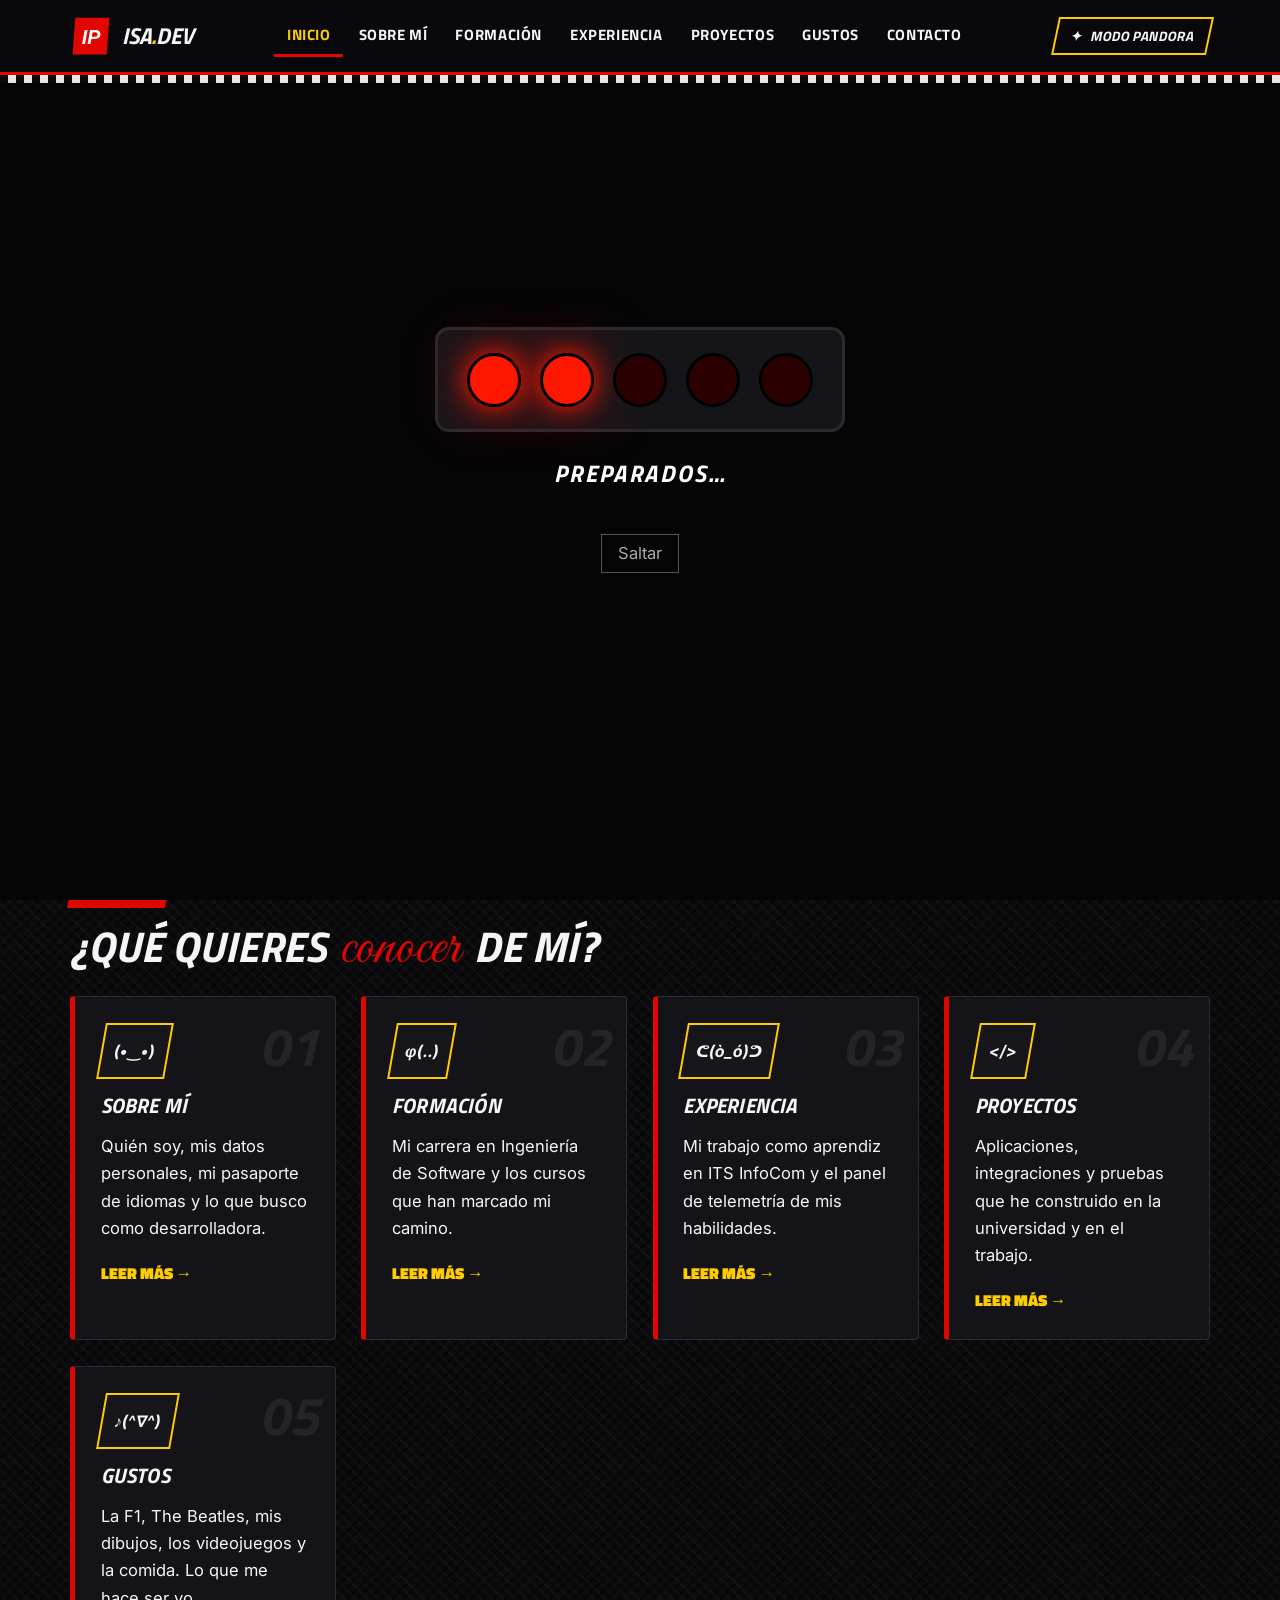
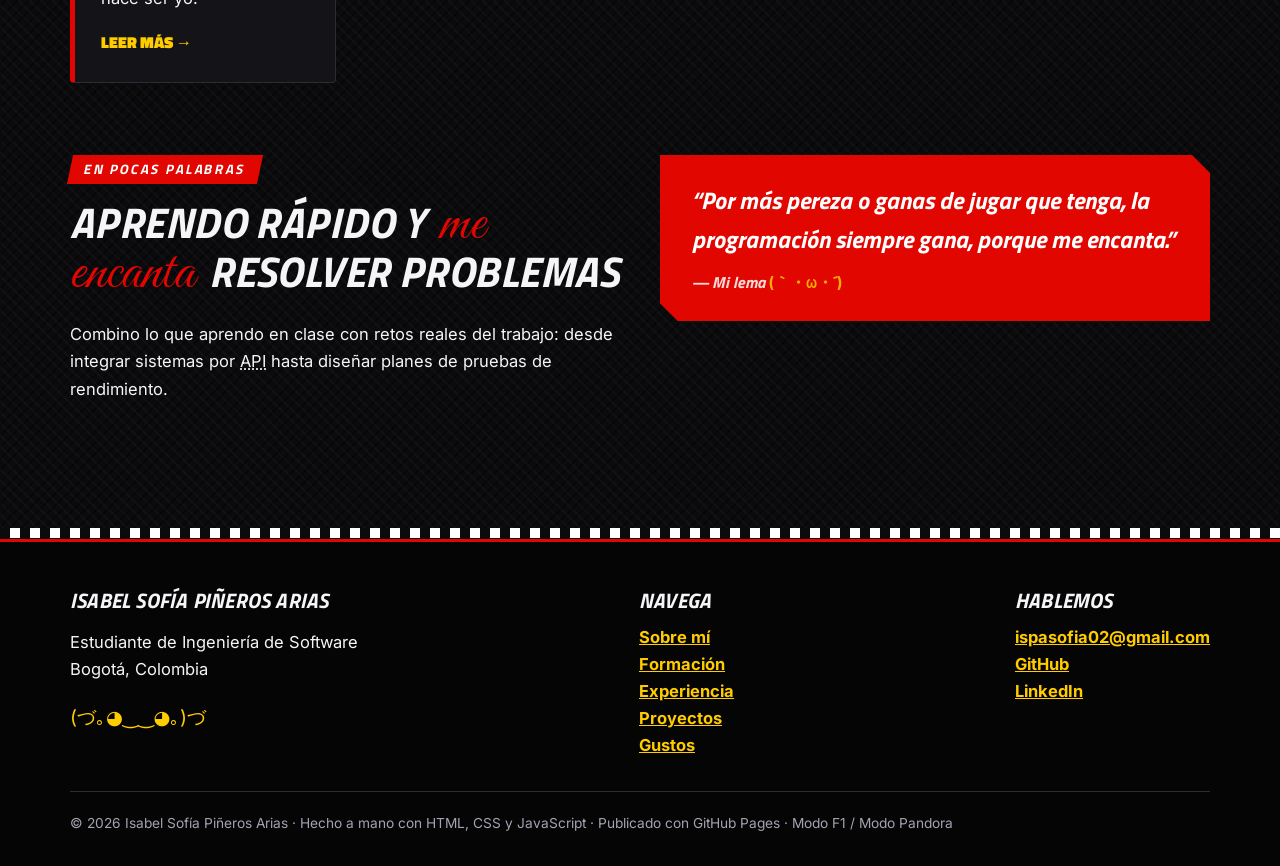
<file: index.html>
<!DOCTYPE html>
<html lang="es">
<head>
  <meta charset="UTF-8">
  <meta name="viewport" content="width=device-width, initial-scale=1.0">
  <meta name="description" content="Hoja de vida web de Isabel Sofía Piñeros Arias, estudiante de Ingeniería de Software y aprendiz en ITS InfoCom.">
  <meta name="author" content="Isabel Sofía Piñeros Arias">
  <title>Inicio | Isabel Piñeros</title>
  <link rel="icon" href="img/icono-32.png" type="image/png" sizes="32x32">
  <link rel="apple-touch-icon" href="img/icono-180.png">
  <link rel="stylesheet" href="css/fuentes.css">
  <link rel="stylesheet" href="css/estilos.css">
  <script src="js/main.js" defer></script>
</head>
<body>
  <!-- Menú -->
  <header class="encabezado">
    <div class="contenedor">
      <a class="logo" href="index.html">
        <img src="img/favicon.svg" alt="Logo IP">
        <span>Isa<span class="resaltado-amarillo">.</span>dev</span>
      </a>
      <nav aria-label="Menú principal">
        <ul class="menu">
          <li><a href="index.html">Inicio</a></li>
          <li><a href="sobre-mi.html">Sobre mí</a></li>
          <li><a href="formacion.html">Formación</a></li>
          <li><a href="experiencia.html">Experiencia</a></li>
          <li><a href="proyectos.html">Proyectos</a></li>
          <li><a href="gustos.html">Gustos</a></li>
          <li><a href="contacto.html">Contacto</a></li>
        </ul>
      </nav>
      <div class="acciones-nav">
        <button class="boton-tema" id="boton-tema" type="button" aria-label="Cambiar a Modo Pandora">✦ <span class="texto-tema">Modo Pandora</span></button>
        <button class="boton-icono boton-menu" id="boton-menu" type="button" aria-label="Abrir menú" aria-expanded="false">☰</button>
      </div>
    </div>
  </header>

  <main>

    <!-- Semáforo -->
    <div class="largada" id="largada" aria-hidden="true">
      <div>
        <div class="luces"><span class="luz"></span><span class="luz"></span><span class="luz"></span><span class="luz"></span><span class="luz"></span></div>
        <p>Preparados…</p>
        <div style="text-align:center"><button type="button">Saltar</button></div>
      </div>
    </div>

    <!-- Portada -->
    <section class="hero">
      <div class="contenedor">
        <div>
          <span class="etiqueta">Hoja de vida · Portafolio</span>
          <p class="numero-piloto">Piloto #04 · Ingeniería de Software</p>
          <h1>Hola, <span style="white-space:nowrap">soy <span class="caligrafia">Isa</span></span></h1>
          <p class="lead">Me apasiona la <strong id="texto-escribiendo" class="escribiendo">Ingeniería de Software</strong></p>
          <p>Soy <strong>Isabel Sofía Piñeros Arias</strong>, estudiante de <em>Ingeniería de Software</em> en la
            Fundación Universitaria Compensar y <mark>aprendiz en ITS InfoCom</mark>. Me encanta el <strong>frontend</strong>
            e intento mezclar mi gusto por el <strong>dibujo</strong> con la programación. <span class="kaomoji">(◕‿◕✿)</span></p>
          <div class="grupo-botones">
            <a class="boton" href="proyectos.html">Ver mis proyectos →</a>
            <a class="boton secundario" href="contacto.html">Contáctame</a>
          </div>
        </div>
        <div class="marco-foto">
          <div class="foto"><img src="img/foto-isa.jpg" alt="Foto de Isabel Sofía Piñeros Arias sonriendo, con gafas de marco azul" width="640" height="800"></div>
          <span class="burbuja b1">Team Max ᕦ(ò_ó)ᕤ</span>
          <span class="burbuja b2">Bogotá ♡</span>
          <span class="burbuja b3">The Beatles ♪</span>
        </div>
      </div>
    </section>

    <!-- Banda -->
    <div class="banda" aria-hidden="true">
      <div class="banda-pista">
        <span>Java</span><span>Python</span><span>SQL</span><span>PL/SQL</span><span>JavaFX</span><span>HTML</span><span>CSS</span><span>JavaScript</span><span>Odoo</span><span>JMeter</span><span>Linux</span><span>Git</span>
        <span>Java</span><span>Python</span><span>SQL</span><span>PL/SQL</span><span>JavaFX</span><span>HTML</span><span>CSS</span><span>JavaScript</span><span>Odoo</span><span>JMeter</span><span>Linux</span><span>Git</span>
      </div>
    </div>

    <!-- Tarjetas -->
    <section class="seccion">
      <div class="contenedor">
        <span class="etiqueta">Explora</span>
        <h2>¿Qué quieres <span class="caligrafia">conocer</span> de mí?</h2>
        <div class="rejilla">
          <a class="tarjeta aparecer" href="sobre-mi.html">
            <span class="numero-fondo">01</span>
            <div class="icono">(•‿•)</div>
            <h3>Sobre mí</h3>
            <p>Quién soy, mis datos personales, mi pasaporte de idiomas y lo que busco como desarrolladora.</p>
            <span class="ver-mas">Leer más →</span>
          </a>
          <a class="tarjeta aparecer" href="formacion.html">
            <span class="numero-fondo">02</span>
            <div class="icono">φ(..)</div>
            <h3>Formación</h3>
            <p>Mi carrera en Ingeniería de Software y los cursos que han marcado mi camino.</p>
            <span class="ver-mas">Leer más →</span>
          </a>
          <a class="tarjeta aparecer" href="experiencia.html">
            <span class="numero-fondo">03</span>
            <div class="icono">ᕦ(ò_ó)ᕤ</div>
            <h3>Experiencia</h3>
            <p>Mi trabajo como aprendiz en ITS InfoCom y el panel de telemetría de mis habilidades.</p>
            <span class="ver-mas">Leer más →</span>
          </a>
          <a class="tarjeta aparecer" href="proyectos.html">
            <span class="numero-fondo">04</span>
            <div class="icono">&lt;/&gt;</div>
            <h3>Proyectos</h3>
            <p>Aplicaciones, integraciones y pruebas que he construido en la universidad y en el trabajo.</p>
            <span class="ver-mas">Leer más →</span>
          </a>
          <a class="tarjeta aparecer" href="gustos.html">
            <span class="numero-fondo">05</span>
            <div class="icono">♪(^∇^)</div>
            <h3>Gustos</h3>
            <p>La F1, The Beatles, mis dibujos, los videojuegos y la comida. Lo que me hace ser yo.</p>
            <span class="ver-mas">Leer más →</span>
          </a>
        </div>
      </div>
    </section>

    <!-- Lema -->
    <section class="seccion" style="padding-top:0">
      <div class="contenedor dos-columnas">
        <div class="aparecer">
          <span class="etiqueta">En pocas palabras</span>
          <h2>Aprendo rápido y <span class="caligrafia">me encanta</span> resolver problemas</h2>
          <p>Combino lo que aprendo en clase con retos reales del trabajo: desde integrar sistemas por
            <abbr title="Application Programming Interface">API</abbr> hasta diseñar planes de pruebas de rendimiento.</p>
        </div>
        <blockquote class="aparecer">
          “Por más pereza o ganas de jugar que tenga, la programación siempre gana, porque me encanta.”
          <cite>— Mi lema <span class="kaomoji">(｀・ω・´)ゞ</span></cite>
        </blockquote>
      </div>
    </section>
  </main>

  <!-- Pie de página -->
  <footer class="pie">
    <div class="contenedor">
      <div>
        <h3>Isabel Sofía Piñeros Arias</h3>
        <p>Estudiante de Ingeniería de Software<br>Bogotá, Colombia</p>
        <p class="kaomoji-pie">(づ｡◕‿‿◕｡)づ</p>
      </div>
      <div>
        <h3>Navega</h3>
        <ul>
          <li><a href="sobre-mi.html">Sobre mí</a></li>
          <li><a href="formacion.html">Formación</a></li>
          <li><a href="experiencia.html">Experiencia</a></li>
          <li><a href="proyectos.html">Proyectos</a></li>
          <li><a href="gustos.html">Gustos</a></li>
        </ul>
      </div>
      <div>
        <h3>Hablemos</h3>
        <ul>
          <li><a href="mailto:ispasofia02@gmail.com">ispasofia02@gmail.com</a></li>
          <li><a href="https://github.com/AkaneAmber" target="_blank" rel="noopener">GitHub</a></li>
          <li><a href="https://www.linkedin.com/in/isabel-pi%C3%B1eros-852089251/" target="_blank" rel="noopener">LinkedIn</a></li>
        </ul>
      </div>
      <small>&copy; <span class="anio">2026</span> Isabel Sofía Piñeros Arias · Hecho a mano con HTML, CSS y JavaScript · Publicado con GitHub Pages · Modo F1 / Modo Pandora</small>
    </div>
  </footer>
</body>
</html>
</file>
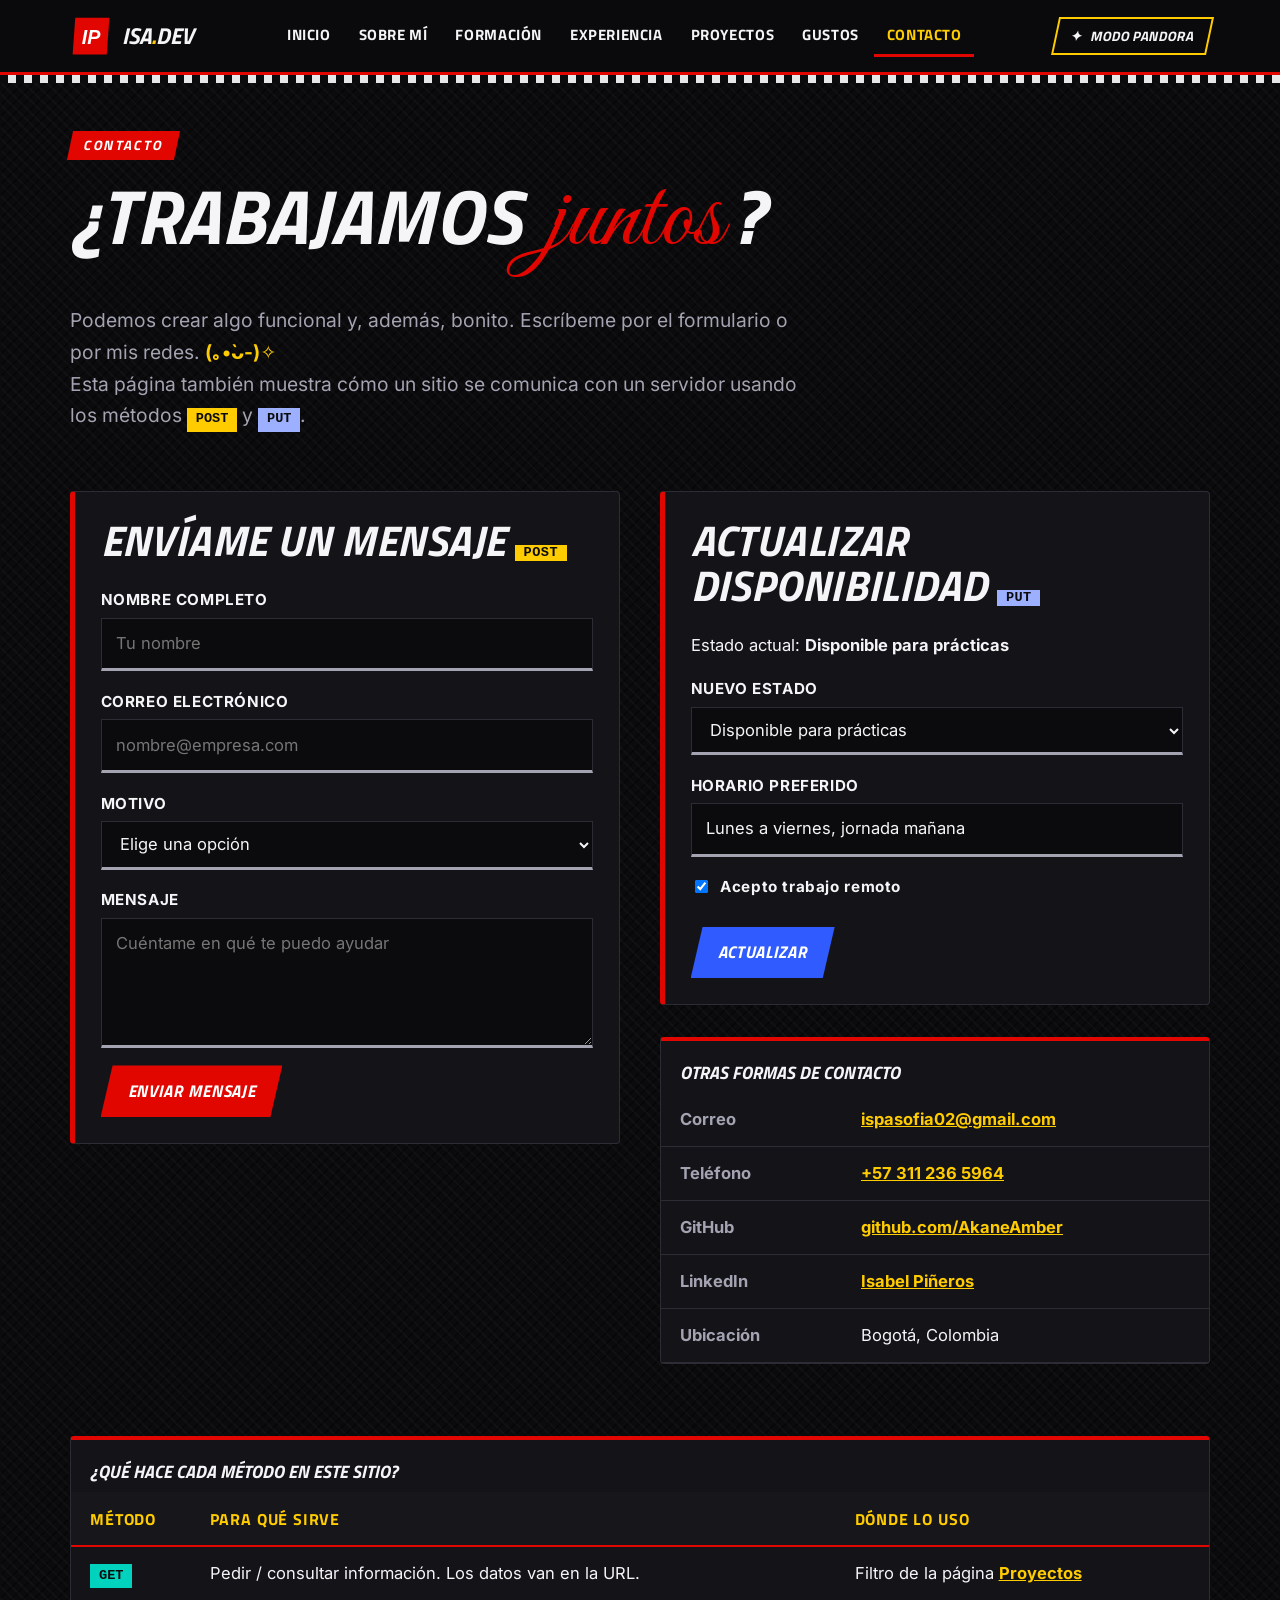
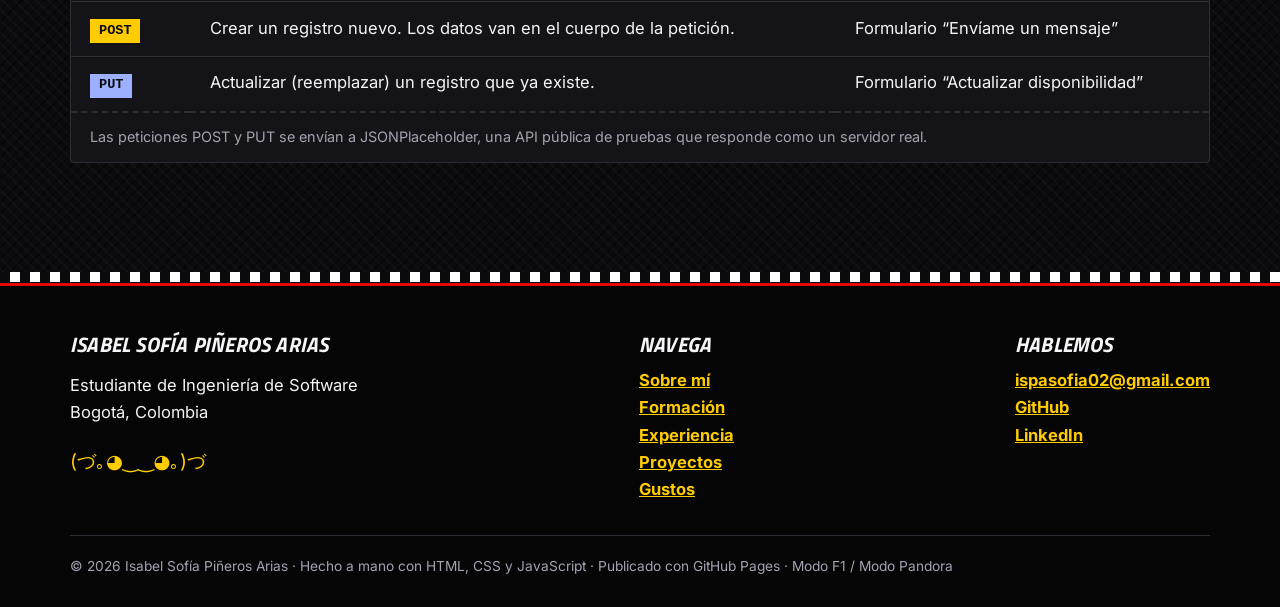
<file: contacto.html>
<!DOCTYPE html>
<html lang="es">
<head>
  <meta charset="UTF-8">
  <meta name="viewport" content="width=device-width, initial-scale=1.0">
  <meta name="description" content="Formulario de contacto de Isabel Sofía Piñeros Arias.">
  <meta name="author" content="Isabel Sofía Piñeros Arias">
  <title>Contacto | Isabel Piñeros</title>
  <link rel="icon" href="img/icono-32.png" type="image/png" sizes="32x32">
  <link rel="apple-touch-icon" href="img/icono-180.png">
  <link rel="stylesheet" href="css/fuentes.css">
  <link rel="stylesheet" href="css/estilos.css">
  <script src="js/main.js" defer></script>
</head>
<body>
  <!-- Menú -->
  <header class="encabezado">
    <div class="contenedor">
      <a class="logo" href="index.html">
        <img src="img/favicon.svg" alt="Logo IP">
        <span>Isa<span class="resaltado-amarillo">.</span>dev</span>
      </a>
      <nav aria-label="Menú principal">
        <ul class="menu">
          <li><a href="index.html">Inicio</a></li>
          <li><a href="sobre-mi.html">Sobre mí</a></li>
          <li><a href="formacion.html">Formación</a></li>
          <li><a href="experiencia.html">Experiencia</a></li>
          <li><a href="proyectos.html">Proyectos</a></li>
          <li><a href="gustos.html">Gustos</a></li>
          <li><a href="contacto.html">Contacto</a></li>
        </ul>
      </nav>
      <div class="acciones-nav">
        <button class="boton-tema" id="boton-tema" type="button" aria-label="Cambiar a Modo Pandora">✦ <span class="texto-tema">Modo Pandora</span></button>
        <button class="boton-icono boton-menu" id="boton-menu" type="button" aria-label="Abrir menú" aria-expanded="false">☰</button>
      </div>
    </div>
  </header>

  <main>

    <section class="cabecera-pagina">
      <div class="contenedor">
        <span class="etiqueta">Contacto</span>
        <h1>¿Trabajamos <span class="caligrafia">juntos</span>?</h1>
        <p class="texto-suave">Podemos crear algo funcional y, además, bonito. Escríbeme por el formulario o por mis redes. <span class="kaomoji">(｡•̀ᴗ-)✧</span><br>
          Esta página también muestra cómo un sitio se comunica con un servidor usando los métodos <span class="metodo post">POST</span> y <span class="metodo put">PUT</span>.</p>
      </div>
    </section>

    <section class="seccion" style="padding-top:1rem">
      <div class="contenedor dos-columnas">
        <!-- Formulario POST -->
        <form class="tarjeta aparecer" id="form-contacto" action="https://jsonplaceholder.typicode.com/posts" method="post">
          <h2>Envíame un mensaje <span class="metodo post">POST</span></h2>
          <div class="campo">
            <label for="nombre">Nombre completo</label>
            <input type="text" id="nombre" name="nombre" required minlength="3" placeholder="Tu nombre">
          </div>
          <div class="campo">
            <label for="correo">Correo electrónico</label>
            <input type="email" id="correo" name="correo" required placeholder="nombre@empresa.com">
          </div>
          <div class="campo">
            <label for="motivo">Motivo</label>
            <select id="motivo" name="motivo" required>
              <option value="" disabled selected>Elige una opción</option>
              <option>Oferta laboral</option>
              <option>Prácticas profesionales</option>
              <option>Proyecto de frontend</option>
              <option>Solo quiero saludar</option>
            </select>
          </div>
          <div class="campo">
            <label for="mensaje">Mensaje</label>
            <textarea id="mensaje" name="mensaje" required placeholder="Cuéntame en qué te puedo ayudar"></textarea>
          </div>
          <button class="boton" type="submit">Enviar mensaje</button>
          <div id="respuesta-post" class="respuesta-servidor oculto" aria-live="polite"></div>
        </form>

        <div>
          <!-- Formulario PUT -->
          <form class="tarjeta aparecer" id="form-disponibilidad" data-url="https://jsonplaceholder.typicode.com/posts/1">
            <h2>Actualizar disponibilidad <span class="metodo put">PUT</span></h2>
            <p>Estado actual: <strong id="estado-disponibilidad">Disponible para prácticas</strong></p>
            <div class="campo">
              <label for="estado">Nuevo estado</label>
              <select id="estado" name="estado">
                <option>Disponible para prácticas</option>
                <option>Disponible para proyectos de frontend</option>
                <option>Disponible medio tiempo</option>
                <option>No disponible por ahora</option>
              </select>
            </div>
            <div class="campo">
              <label for="horario">Horario preferido</label>
              <input type="text" id="horario" name="horario" value="Lunes a viernes, jornada mañana">
            </div>
            <label class="campo-linea"><input type="checkbox" name="remoto" checked> Acepto trabajo remoto</label>
            <br>
            <button class="boton morado" type="submit">Actualizar</button>
            <div id="respuesta-put" class="respuesta-servidor oculto" aria-live="polite"></div>
          </form>

          <div class="tabla-envoltura aparecer" style="margin-top:2rem">
            <table>
              <caption>Otras formas de contacto</caption>
              <tbody>
                <tr><th scope="row">Correo</th><td><a href="mailto:ispasofia02@gmail.com">ispasofia02@gmail.com</a></td></tr>
                <tr><th scope="row">Teléfono</th><td><a href="tel:+573112365964">+57 311 236 5964</a></td></tr>
                <tr><th scope="row">GitHub</th><td><a href="https://github.com/AkaneAmber" target="_blank" rel="noopener">github.com/AkaneAmber</a></td></tr>
                <tr><th scope="row">LinkedIn</th><td><a href="https://www.linkedin.com/in/isabel-pi%C3%B1eros-852089251/" target="_blank" rel="noopener">Isabel Piñeros</a></td></tr>
                <tr><th scope="row">Ubicación</th><td>Bogotá, Colombia</td></tr>
              </tbody>
            </table>
          </div>
        </div>
      </div>
    </section>

    <section class="seccion" style="padding-top:0">
      <div class="contenedor">
        <div class="tabla-envoltura aparecer">
          <table>
            <caption>¿Qué hace cada método en este sitio?</caption>
            <thead><tr><th>Método</th><th>Para qué sirve</th><th>Dónde lo uso</th></tr></thead>
            <tbody>
              <tr><td><span class="metodo get">GET</span></td><td>Pedir / consultar información. Los datos van en la URL.</td><td>Filtro de la página <a href="proyectos.html">Proyectos</a></td></tr>
              <tr><td><span class="metodo post">POST</span></td><td>Crear un registro nuevo. Los datos van en el cuerpo de la petición.</td><td>Formulario “Envíame un mensaje”</td></tr>
              <tr><td><span class="metodo put">PUT</span></td><td>Actualizar (reemplazar) un registro que ya existe.</td><td>Formulario “Actualizar disponibilidad”</td></tr>
            </tbody>
            <tfoot><tr><td colspan="3">Las peticiones POST y PUT se envían a JSONPlaceholder, una API pública de pruebas que responde como un servidor real.</td></tr></tfoot>
          </table>
        </div>
      </div>
    </section>
  </main>

  <!-- Pie de página -->
  <footer class="pie">
    <div class="contenedor">
      <div>
        <h3>Isabel Sofía Piñeros Arias</h3>
        <p>Estudiante de Ingeniería de Software<br>Bogotá, Colombia</p>
        <p class="kaomoji-pie">(づ｡◕‿‿◕｡)づ</p>
      </div>
      <div>
        <h3>Navega</h3>
        <ul>
          <li><a href="sobre-mi.html">Sobre mí</a></li>
          <li><a href="formacion.html">Formación</a></li>
          <li><a href="experiencia.html">Experiencia</a></li>
          <li><a href="proyectos.html">Proyectos</a></li>
          <li><a href="gustos.html">Gustos</a></li>
        </ul>
      </div>
      <div>
        <h3>Hablemos</h3>
        <ul>
          <li><a href="mailto:ispasofia02@gmail.com">ispasofia02@gmail.com</a></li>
          <li><a href="https://github.com/AkaneAmber" target="_blank" rel="noopener">GitHub</a></li>
          <li><a href="https://www.linkedin.com/in/isabel-pi%C3%B1eros-852089251/" target="_blank" rel="noopener">LinkedIn</a></li>
        </ul>
      </div>
      <small>&copy; <span class="anio">2026</span> Isabel Sofía Piñeros Arias · Hecho a mano con HTML, CSS y JavaScript · Publicado con GitHub Pages · Modo F1 / Modo Pandora</small>
    </div>
  </footer>
</body>
</html>
</file>
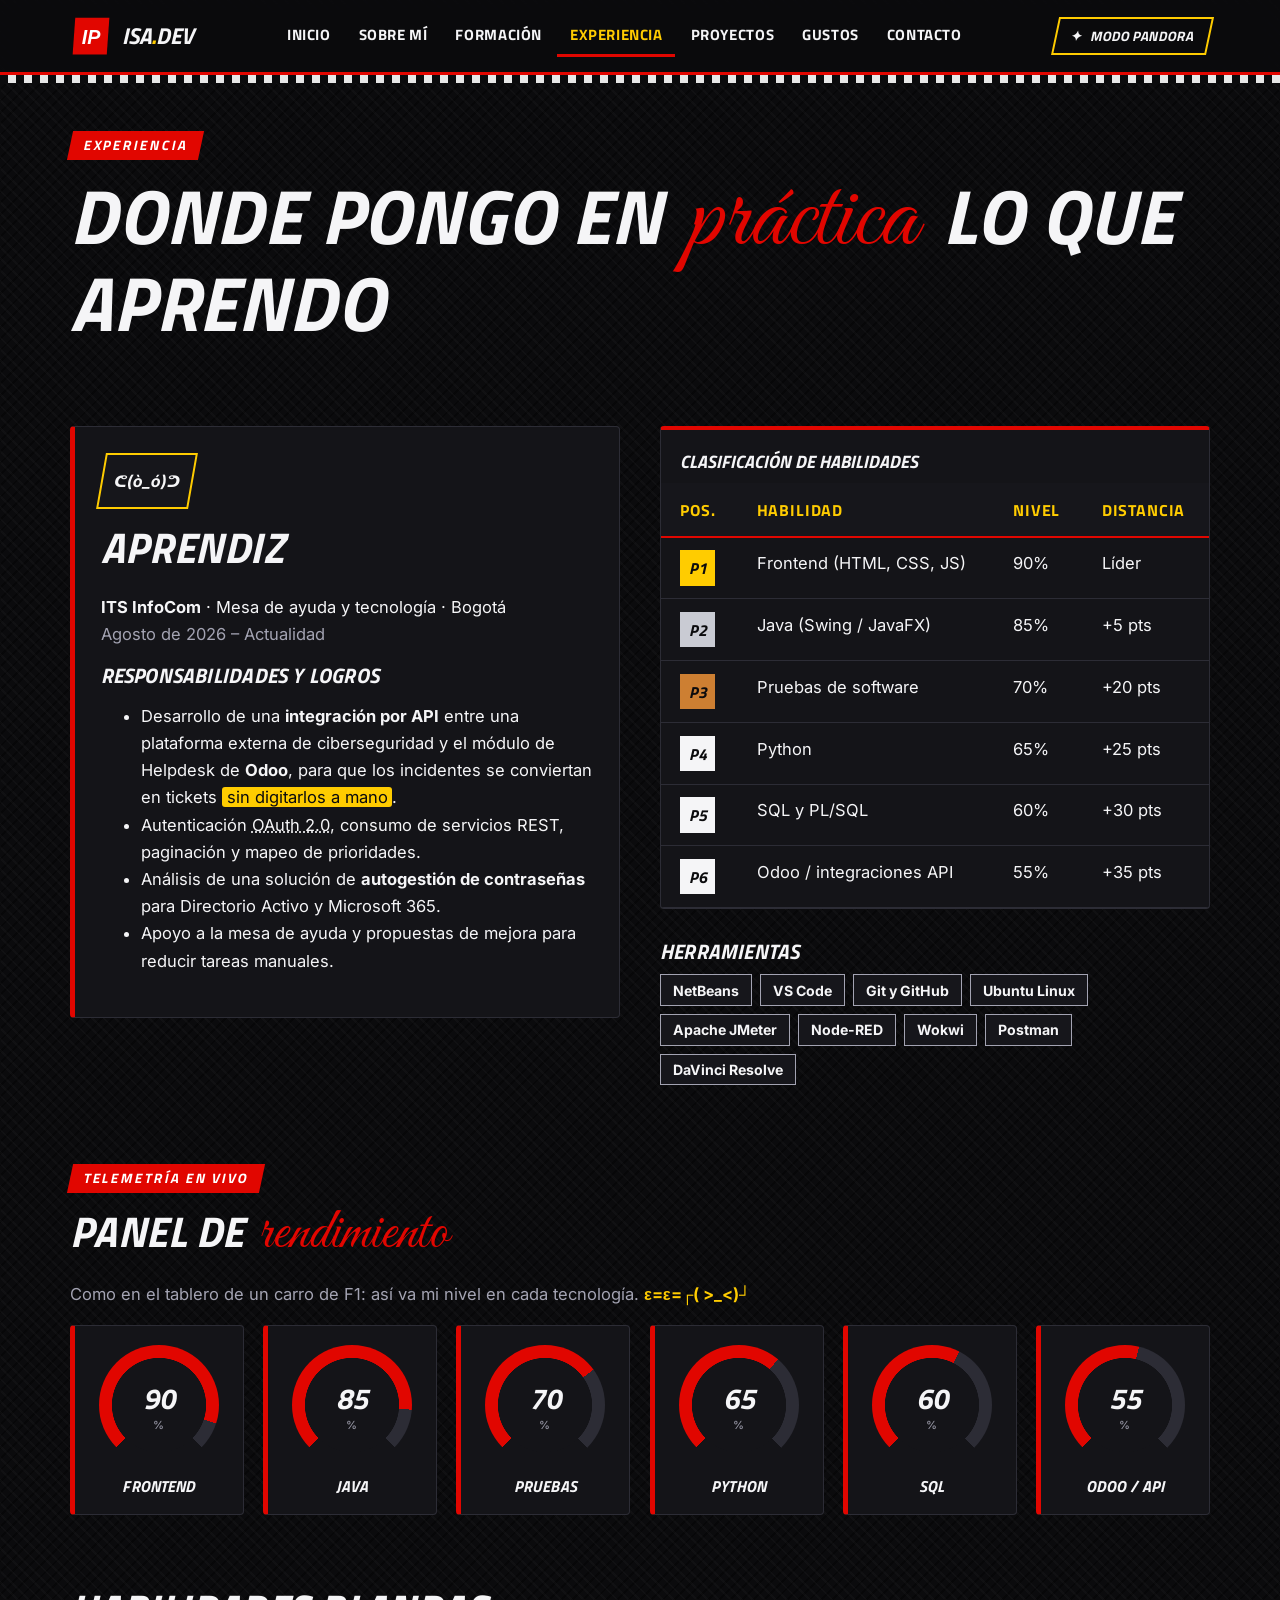
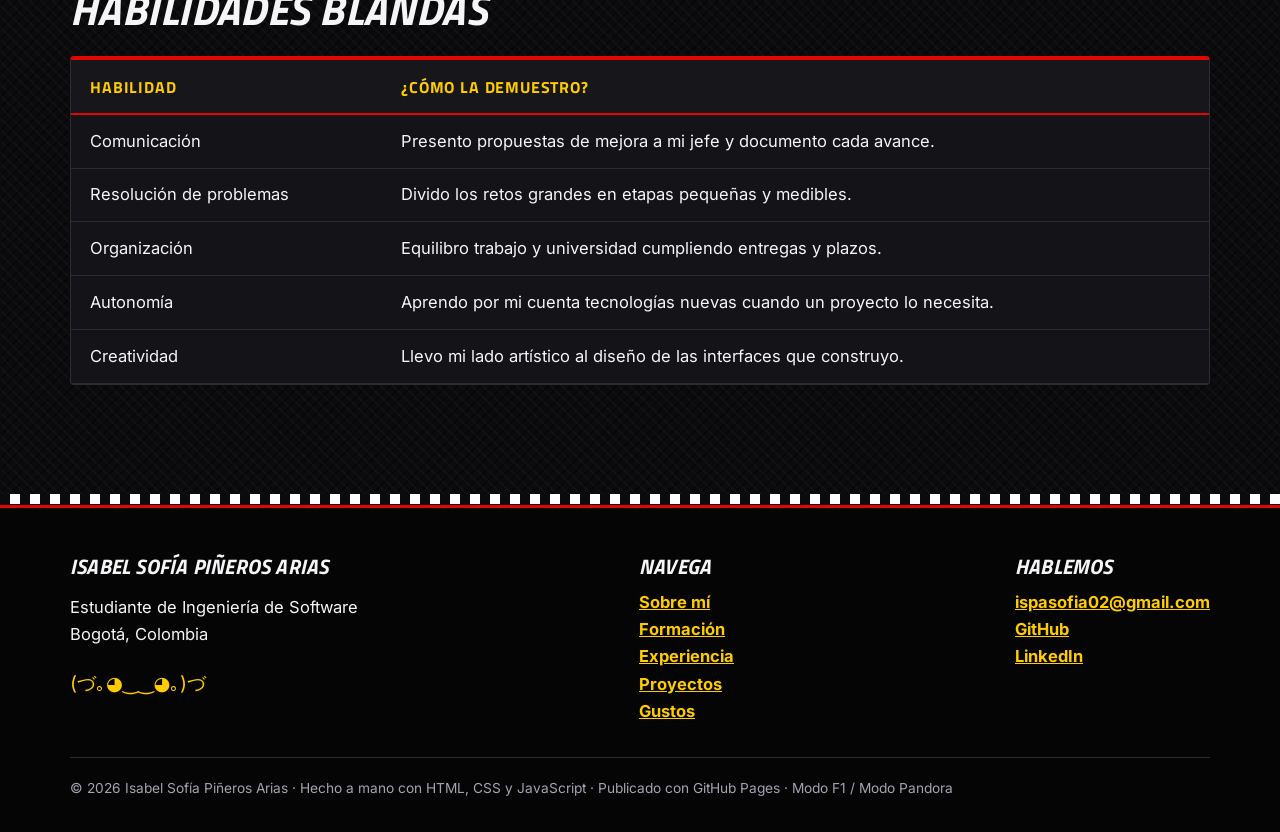
<file: experiencia.html>
<!DOCTYPE html>
<html lang="es">
<head>
  <meta charset="UTF-8">
  <meta name="viewport" content="width=device-width, initial-scale=1.0">
  <meta name="description" content="Experiencia laboral y habilidades técnicas de Isabel Sofía Piñeros Arias.">
  <meta name="author" content="Isabel Sofía Piñeros Arias">
  <title>Experiencia | Isabel Piñeros</title>
  <link rel="icon" href="img/icono-32.png" type="image/png" sizes="32x32">
  <link rel="apple-touch-icon" href="img/icono-180.png">
  <link rel="stylesheet" href="css/fuentes.css">
  <link rel="stylesheet" href="css/estilos.css">
  <script src="js/main.js" defer></script>
</head>
<body>
  <!-- Menú -->
  <header class="encabezado">
    <div class="contenedor">
      <a class="logo" href="index.html">
        <img src="img/favicon.svg" alt="Logo IP">
        <span>Isa<span class="resaltado-amarillo">.</span>dev</span>
      </a>
      <nav aria-label="Menú principal">
        <ul class="menu">
          <li><a href="index.html">Inicio</a></li>
          <li><a href="sobre-mi.html">Sobre mí</a></li>
          <li><a href="formacion.html">Formación</a></li>
          <li><a href="experiencia.html">Experiencia</a></li>
          <li><a href="proyectos.html">Proyectos</a></li>
          <li><a href="gustos.html">Gustos</a></li>
          <li><a href="contacto.html">Contacto</a></li>
        </ul>
      </nav>
      <div class="acciones-nav">
        <button class="boton-tema" id="boton-tema" type="button" aria-label="Cambiar a Modo Pandora">✦ <span class="texto-tema">Modo Pandora</span></button>
        <button class="boton-icono boton-menu" id="boton-menu" type="button" aria-label="Abrir menú" aria-expanded="false">☰</button>
      </div>
    </div>
  </header>

  <main>

    <section class="cabecera-pagina">
      <div class="contenedor">
        <span class="etiqueta">Experiencia</span>
        <h1>Donde pongo en <span class="caligrafia">práctica</span> lo que aprendo</h1>
      </div>
    </section>

    <section class="seccion" style="padding-top:1rem">
      <div class="contenedor dos-columnas">
        <article class="tarjeta aparecer">
          <div class="icono">ᕦ(ò_ó)ᕤ</div>
          <h2>Aprendiz</h2>
          <p><strong>ITS InfoCom</strong> · Mesa de ayuda y tecnología · Bogotá<br>
            <span class="texto-suave">Agosto de 2026 – Actualidad</span></p>
          <h3>Responsabilidades y logros</h3>
          <ul>
            <li>Desarrollo de una <strong>integración por API</strong> entre una plataforma externa de ciberseguridad y el
              módulo de Helpdesk de <strong>Odoo</strong>, para que los incidentes se conviertan en tickets <mark>sin digitarlos a mano</mark>.</li>
            <li>Autenticación <abbr title="Protocolo de autorización">OAuth 2.0</abbr>, consumo de servicios REST, paginación y mapeo de prioridades.</li>
            <li>Análisis de una solución de <strong>autogestión de contraseñas</strong> para Directorio Activo y Microsoft 365.</li>
            <li>Apoyo a la mesa de ayuda y propuestas de mejora para reducir tareas manuales.</li>
          </ul>
        </article>

        <div class="aparecer">
          <div class="tabla-envoltura">
            <table style="min-width:0">
              <caption>Clasificación de habilidades</caption>
              <thead><tr><th>Pos.</th><th>Habilidad</th><th>Nivel</th><th>Distancia</th></tr></thead>
              <tbody>
                <tr><td><span class="posicion">P1</span></td><td>Frontend (HTML, CSS, JS)</td><td>90%</td><td>Líder</td></tr>
                <tr><td><span class="posicion">P2</span></td><td>Java (Swing / JavaFX)</td><td>85%</td><td>+5 pts</td></tr>
                <tr><td><span class="posicion">P3</span></td><td>Pruebas de software</td><td>70%</td><td>+20 pts</td></tr>
                <tr><td><span class="posicion">P4</span></td><td>Python</td><td>65%</td><td>+25 pts</td></tr>
                <tr><td><span class="posicion">P5</span></td><td>SQL y PL/SQL</td><td>60%</td><td>+30 pts</td></tr>
                <tr><td><span class="posicion">P6</span></td><td>Odoo / integraciones API</td><td>55%</td><td>+35 pts</td></tr>
              </tbody>
            </table>
          </div>

          <h3 style="margin-top:2rem">Herramientas</h3>
          <ul class="chips">
            <li class="chip">NetBeans</li><li class="chip">VS Code</li><li class="chip">Git y GitHub</li>
            <li class="chip">Ubuntu Linux</li><li class="chip">Apache JMeter</li><li class="chip">Node-RED</li>
            <li class="chip">Wokwi</li><li class="chip">Postman</li><li class="chip">DaVinci Resolve</li>
          </ul>
        </div>
      </div>
    </section>

    <section class="seccion" style="padding-top:0">
      <div class="contenedor">
        <span class="etiqueta">Telemetría en vivo</span>
        <h2>Panel de <span class="caligrafia">rendimiento</span></h2>
        <p class="texto-suave">Como en el tablero de un carro de F1: así va mi nivel en cada tecnología. <span class="kaomoji">ε=ε=┌( &gt;_&lt;)┘</span></p>
        <div class="telemetria">
          <div class="tarjeta medidor aparecer">
            <div class="dial" data-nivel="90"><div><span>90</span><small>%</small></div></div>
            <h3>Frontend</h3>
          </div>
          <div class="tarjeta medidor aparecer">
            <div class="dial" data-nivel="85"><div><span>85</span><small>%</small></div></div>
            <h3>Java</h3>
          </div>
          <div class="tarjeta medidor aparecer">
            <div class="dial" data-nivel="70"><div><span>70</span><small>%</small></div></div>
            <h3>Pruebas</h3>
          </div>
          <div class="tarjeta medidor aparecer">
            <div class="dial" data-nivel="65"><div><span>65</span><small>%</small></div></div>
            <h3>Python</h3>
          </div>
          <div class="tarjeta medidor aparecer">
            <div class="dial" data-nivel="60"><div><span>60</span><small>%</small></div></div>
            <h3>SQL</h3>
          </div>
          <div class="tarjeta medidor aparecer">
            <div class="dial" data-nivel="55"><div><span>55</span><small>%</small></div></div>
            <h3>Odoo / API</h3>
          </div>
        </div>
      </div>
    </section>

    <section class="seccion" style="padding-top:0">
      <div class="contenedor">
        <h2>Habilidades blandas</h2>
        <div class="tabla-envoltura aparecer">
          <table>
            <thead><tr><th>Habilidad</th><th>¿Cómo la demuestro?</th></tr></thead>
            <tbody>
              <tr><td>Comunicación</td><td>Presento propuestas de mejora a mi jefe y documento cada avance.</td></tr>
              <tr><td>Resolución de problemas</td><td>Divido los retos grandes en etapas pequeñas y medibles.</td></tr>
              <tr><td>Organización</td><td>Equilibro trabajo y universidad cumpliendo entregas y plazos.</td></tr>
              <tr><td>Autonomía</td><td>Aprendo por mi cuenta tecnologías nuevas cuando un proyecto lo necesita.</td></tr>
              <tr><td>Creatividad</td><td>Llevo mi lado artístico al diseño de las interfaces que construyo.</td></tr>
            </tbody>
          </table>
        </div>
      </div>
    </section>
  </main>

  <!-- Pie de página -->
  <footer class="pie">
    <div class="contenedor">
      <div>
        <h3>Isabel Sofía Piñeros Arias</h3>
        <p>Estudiante de Ingeniería de Software<br>Bogotá, Colombia</p>
        <p class="kaomoji-pie">(づ｡◕‿‿◕｡)づ</p>
      </div>
      <div>
        <h3>Navega</h3>
        <ul>
          <li><a href="sobre-mi.html">Sobre mí</a></li>
          <li><a href="formacion.html">Formación</a></li>
          <li><a href="experiencia.html">Experiencia</a></li>
          <li><a href="proyectos.html">Proyectos</a></li>
          <li><a href="gustos.html">Gustos</a></li>
        </ul>
      </div>
      <div>
        <h3>Hablemos</h3>
        <ul>
          <li><a href="mailto:ispasofia02@gmail.com">ispasofia02@gmail.com</a></li>
          <li><a href="https://github.com/AkaneAmber" target="_blank" rel="noopener">GitHub</a></li>
          <li><a href="https://www.linkedin.com/in/isabel-pi%C3%B1eros-852089251/" target="_blank" rel="noopener">LinkedIn</a></li>
        </ul>
      </div>
      <small>&copy; <span class="anio">2026</span> Isabel Sofía Piñeros Arias · Hecho a mano con HTML, CSS y JavaScript · Publicado con GitHub Pages · Modo F1 / Modo Pandora</small>
    </div>
  </footer>
</body>
</html>
</file>
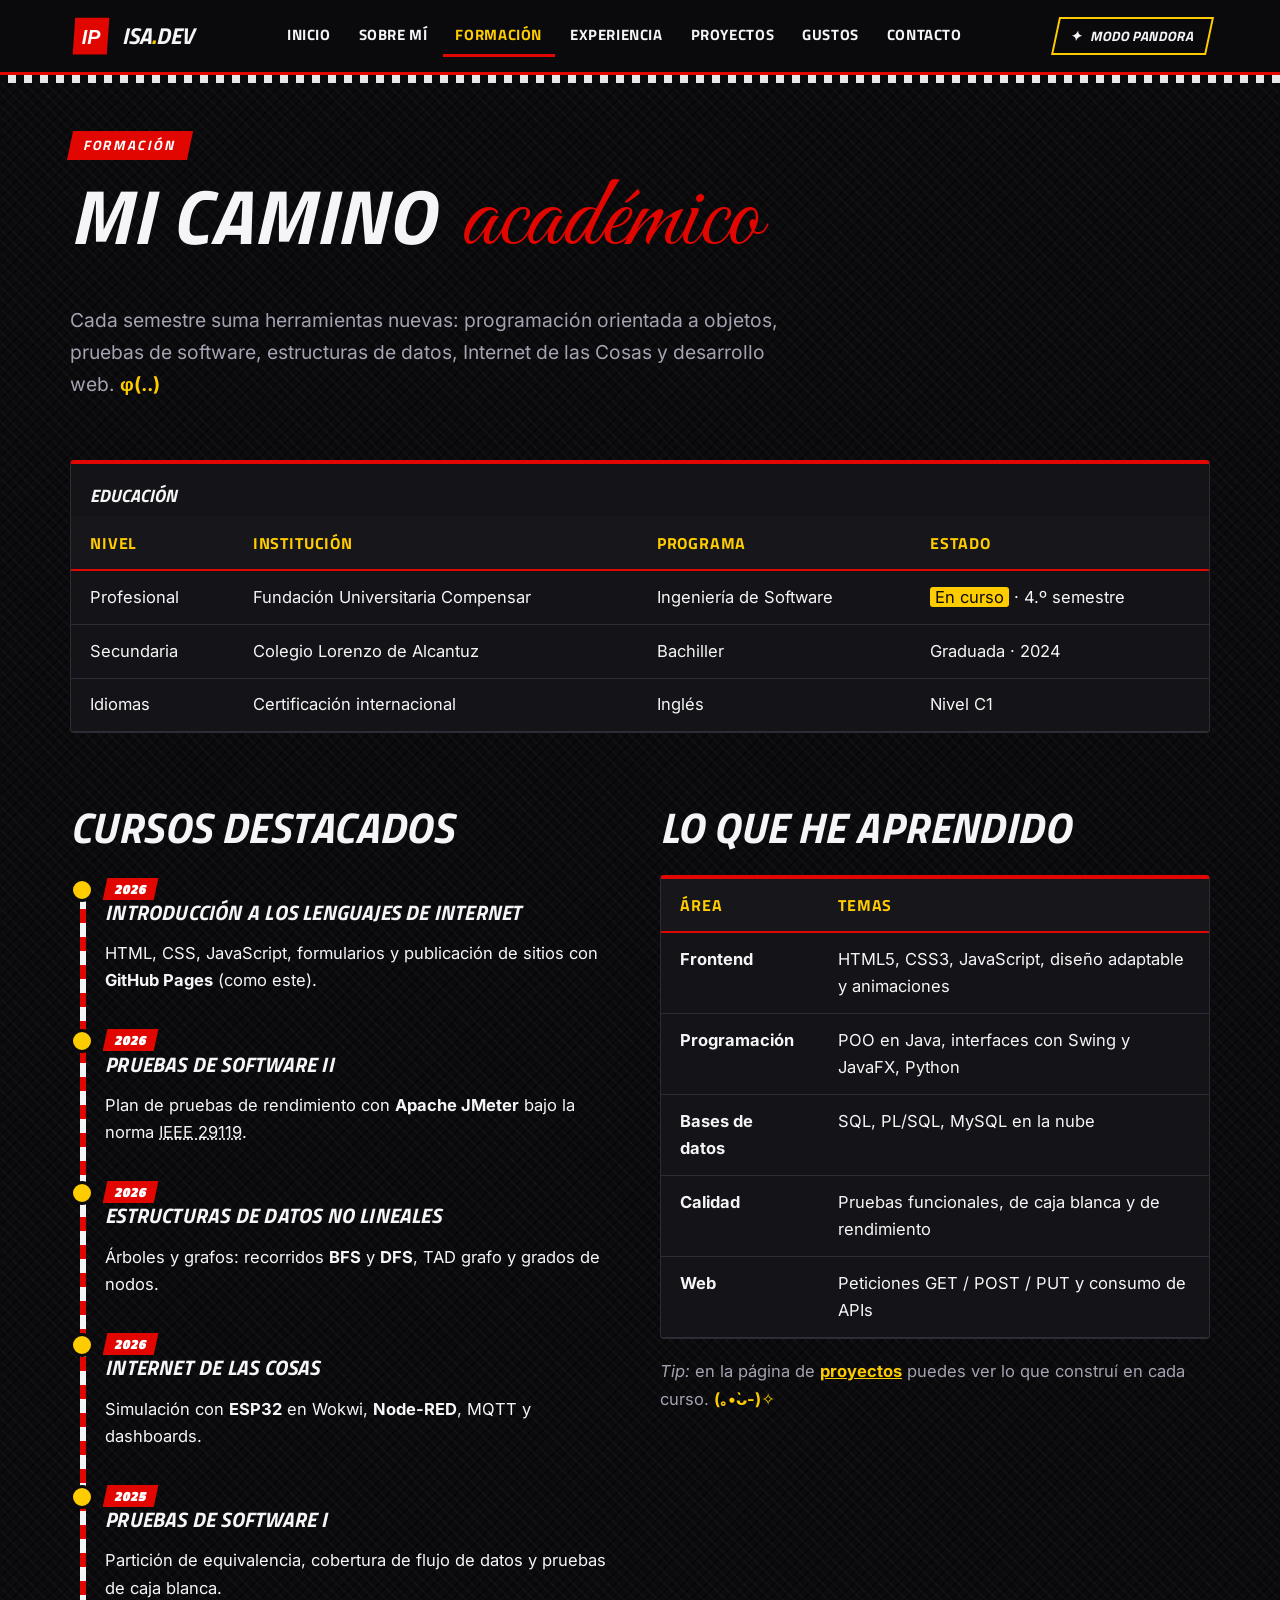
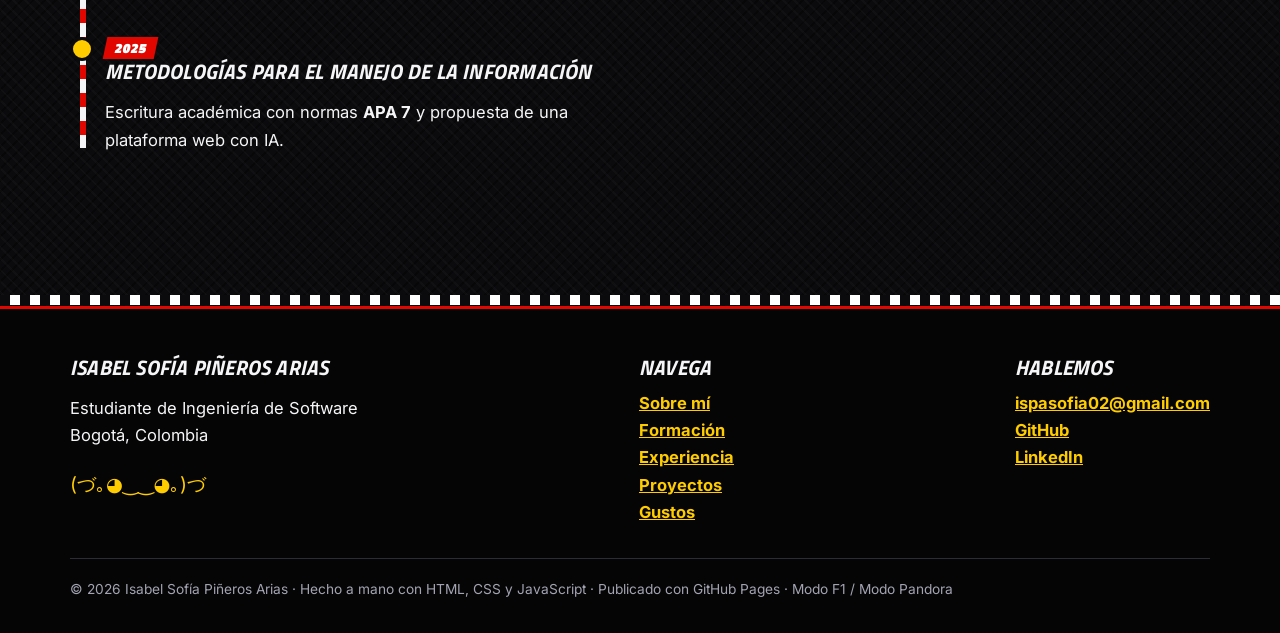
<file: formacion.html>
<!DOCTYPE html>
<html lang="es">
<head>
  <meta charset="UTF-8">
  <meta name="viewport" content="width=device-width, initial-scale=1.0">
  <meta name="description" content="Formación académica de Isabel Sofía Piñeros Arias en Ingeniería de Software.">
  <meta name="author" content="Isabel Sofía Piñeros Arias">
  <title>Formación | Isabel Piñeros</title>
  <link rel="icon" href="img/icono-32.png" type="image/png" sizes="32x32">
  <link rel="apple-touch-icon" href="img/icono-180.png">
  <link rel="stylesheet" href="css/fuentes.css">
  <link rel="stylesheet" href="css/estilos.css">
  <script src="js/main.js" defer></script>
</head>
<body>
  <!-- Menú -->
  <header class="encabezado">
    <div class="contenedor">
      <a class="logo" href="index.html">
        <img src="img/favicon.svg" alt="Logo IP">
        <span>Isa<span class="resaltado-amarillo">.</span>dev</span>
      </a>
      <nav aria-label="Menú principal">
        <ul class="menu">
          <li><a href="index.html">Inicio</a></li>
          <li><a href="sobre-mi.html">Sobre mí</a></li>
          <li><a href="formacion.html">Formación</a></li>
          <li><a href="experiencia.html">Experiencia</a></li>
          <li><a href="proyectos.html">Proyectos</a></li>
          <li><a href="gustos.html">Gustos</a></li>
          <li><a href="contacto.html">Contacto</a></li>
        </ul>
      </nav>
      <div class="acciones-nav">
        <button class="boton-tema" id="boton-tema" type="button" aria-label="Cambiar a Modo Pandora">✦ <span class="texto-tema">Modo Pandora</span></button>
        <button class="boton-icono boton-menu" id="boton-menu" type="button" aria-label="Abrir menú" aria-expanded="false">☰</button>
      </div>
    </div>
  </header>

  <main>

    <section class="cabecera-pagina">
      <div class="contenedor">
        <span class="etiqueta">Formación</span>
        <h1>Mi camino <span class="caligrafia">académico</span></h1>
        <p class="texto-suave">Cada semestre suma herramientas nuevas: programación orientada a objetos, pruebas de software,
          estructuras de datos, Internet de las Cosas y desarrollo web. <span class="kaomoji">φ(..)</span></p>
      </div>
    </section>

    <section class="seccion" style="padding-top:1rem">
      <div class="contenedor">
        <div class="tabla-envoltura aparecer">
          <table>
            <caption>Educación</caption>
            <thead>
              <tr><th>Nivel</th><th>Institución</th><th>Programa</th><th>Estado</th></tr>
            </thead>
            <tbody>
              <tr><td>Profesional</td><td>Fundación Universitaria Compensar</td><td>Ingeniería de Software</td><td><mark>En curso</mark> · 4.º semestre</td></tr>
              <tr><td>Secundaria</td><td>Colegio Lorenzo de Alcantuz</td><td>Bachiller</td><td>Graduada · 2024</td></tr>
              <tr><td>Idiomas</td><td>Certificación internacional</td><td>Inglés</td><td>Nivel C1</td></tr>
            </tbody>
          </table>
        </div>
      </div>
    </section>

    <section class="seccion" style="padding-top:0">
      <div class="contenedor dos-columnas">
        <div class="aparecer">
          <h2>Cursos destacados</h2>
          <ol class="linea-tiempo">
            <li><span class="fecha">2026</span><h3>Introducción a los lenguajes de Internet</h3>
              <p>HTML, CSS, JavaScript, formularios y publicación de sitios con <strong>GitHub Pages</strong> (como este).</p></li>
            <li><span class="fecha">2026</span><h3>Pruebas de Software II</h3>
              <p>Plan de pruebas de rendimiento con <strong>Apache JMeter</strong> bajo la norma <abbr title="Estándar internacional de pruebas de software">IEEE 29119</abbr>.</p></li>
            <li><span class="fecha">2026</span><h3>Estructuras de datos no lineales</h3>
              <p>Árboles y grafos: recorridos <strong>BFS</strong> y <strong>DFS</strong>, TAD grafo y grados de nodos.</p></li>
            <li><span class="fecha">2026</span><h3>Internet de las Cosas</h3>
              <p>Simulación con <strong>ESP32</strong> en Wokwi, <strong>Node-RED</strong>, MQTT y dashboards.</p></li>
            <li><span class="fecha">2025</span><h3>Pruebas de Software I</h3>
              <p>Partición de equivalencia, cobertura de flujo de datos y pruebas de caja blanca.</p></li>
            <li><span class="fecha">2025</span><h3>Metodologías para el Manejo de la Información</h3>
              <p>Escritura académica con normas <strong>APA 7</strong> y propuesta de una plataforma web con IA.</p></li>
          </ol>
        </div>

        <div class="aparecer">
          <h2>Lo que he aprendido</h2>
          <div class="tabla-envoltura">
            <table>
              <thead><tr><th>Área</th><th>Temas</th></tr></thead>
              <tbody>
                <tr><td><strong>Frontend</strong></td><td>HTML5, CSS3, JavaScript, diseño adaptable y animaciones</td></tr>
                <tr><td><strong>Programación</strong></td><td>POO en Java, interfaces con Swing y JavaFX, Python</td></tr>
                <tr><td><strong>Bases de datos</strong></td><td>SQL, PL/SQL, MySQL en la nube</td></tr>
                <tr><td><strong>Calidad</strong></td><td>Pruebas funcionales, de caja blanca y de rendimiento</td></tr>
                <tr><td><strong>Web</strong></td><td>Peticiones GET / POST / PUT y consumo de APIs</td></tr>
              </tbody>
            </table>
          </div>
          <p class="texto-suave" style="margin-top:1.2rem"><em>Tip:</em> en la página de <a href="proyectos.html">proyectos</a> puedes ver lo que construí en cada curso. <span class="kaomoji">(｡•̀ᴗ-)✧</span></p>
        </div>
      </div>
    </section>
  </main>

  <!-- Pie de página -->
  <footer class="pie">
    <div class="contenedor">
      <div>
        <h3>Isabel Sofía Piñeros Arias</h3>
        <p>Estudiante de Ingeniería de Software<br>Bogotá, Colombia</p>
        <p class="kaomoji-pie">(づ｡◕‿‿◕｡)づ</p>
      </div>
      <div>
        <h3>Navega</h3>
        <ul>
          <li><a href="sobre-mi.html">Sobre mí</a></li>
          <li><a href="formacion.html">Formación</a></li>
          <li><a href="experiencia.html">Experiencia</a></li>
          <li><a href="proyectos.html">Proyectos</a></li>
          <li><a href="gustos.html">Gustos</a></li>
        </ul>
      </div>
      <div>
        <h3>Hablemos</h3>
        <ul>
          <li><a href="mailto:ispasofia02@gmail.com">ispasofia02@gmail.com</a></li>
          <li><a href="https://github.com/AkaneAmber" target="_blank" rel="noopener">GitHub</a></li>
          <li><a href="https://www.linkedin.com/in/isabel-pi%C3%B1eros-852089251/" target="_blank" rel="noopener">LinkedIn</a></li>
        </ul>
      </div>
      <small>&copy; <span class="anio">2026</span> Isabel Sofía Piñeros Arias · Hecho a mano con HTML, CSS y JavaScript · Publicado con GitHub Pages · Modo F1 / Modo Pandora</small>
    </div>
  </footer>
</body>
</html>
</file>
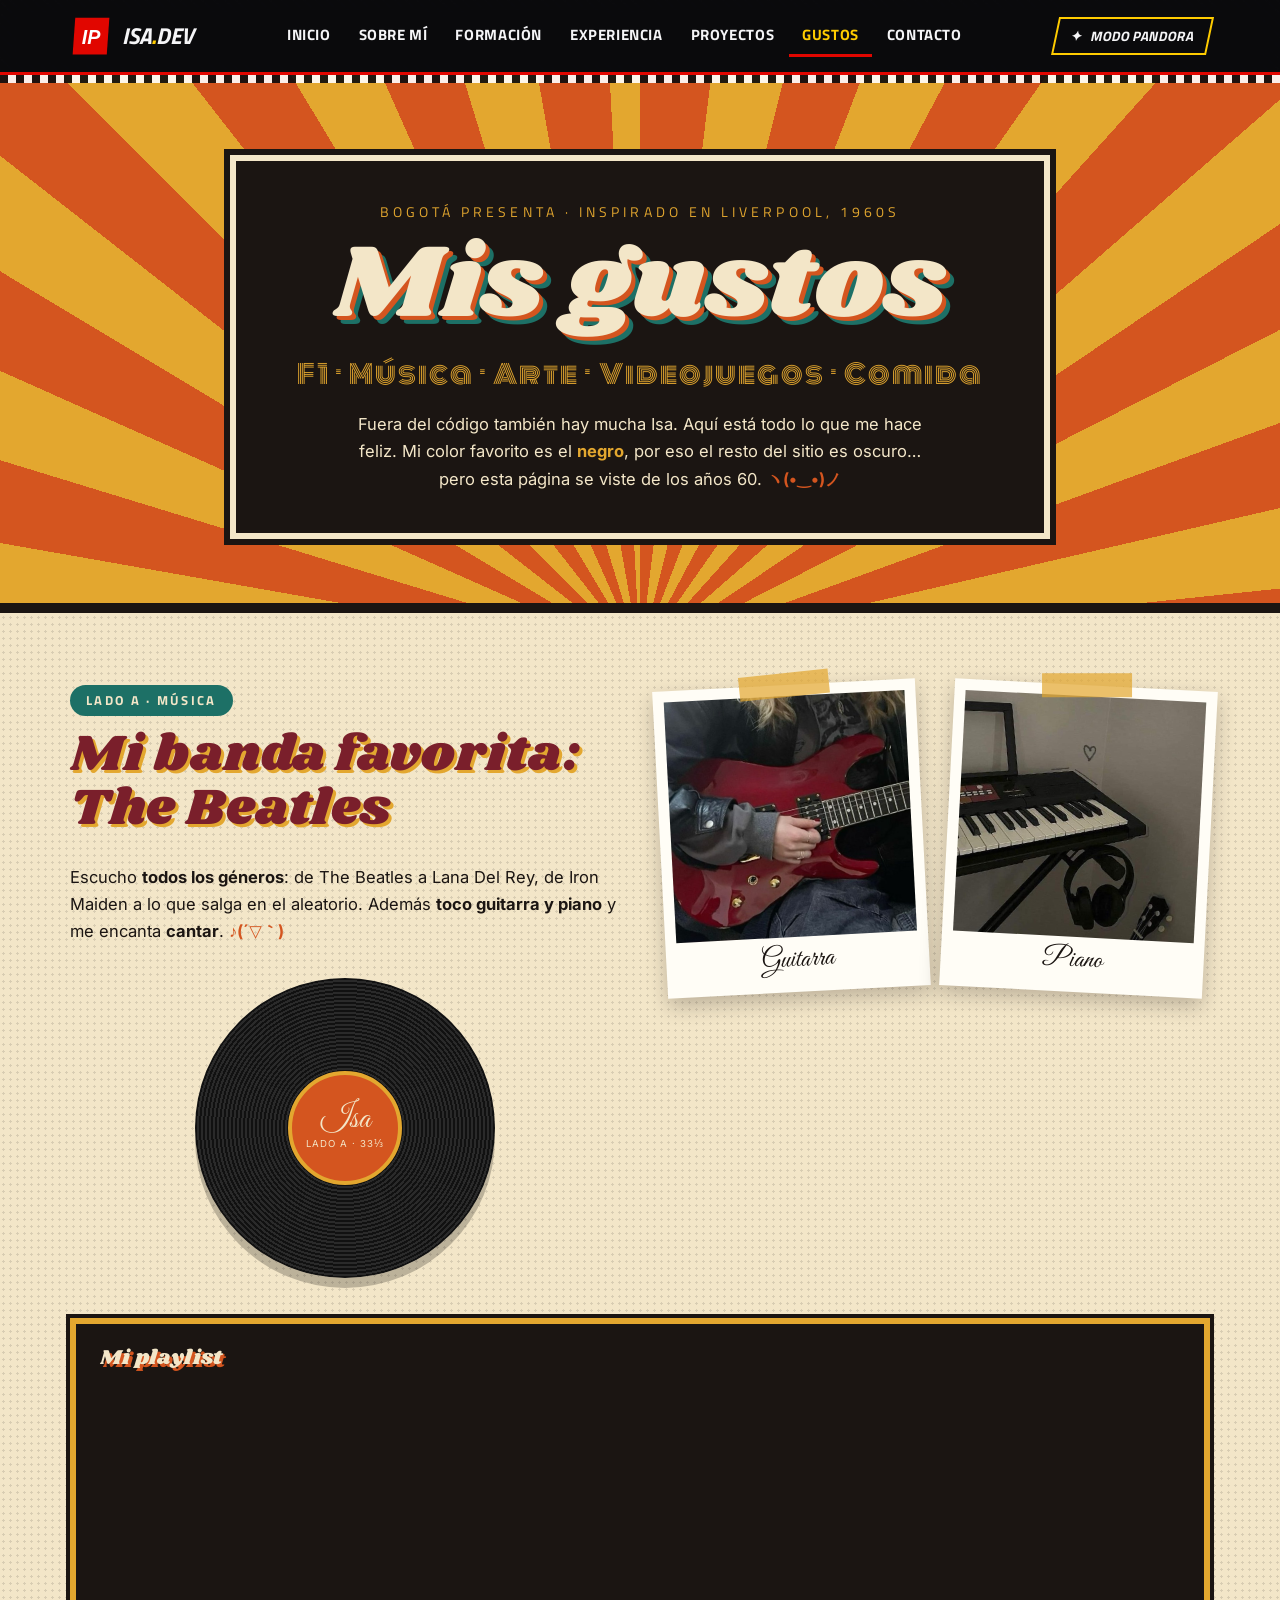
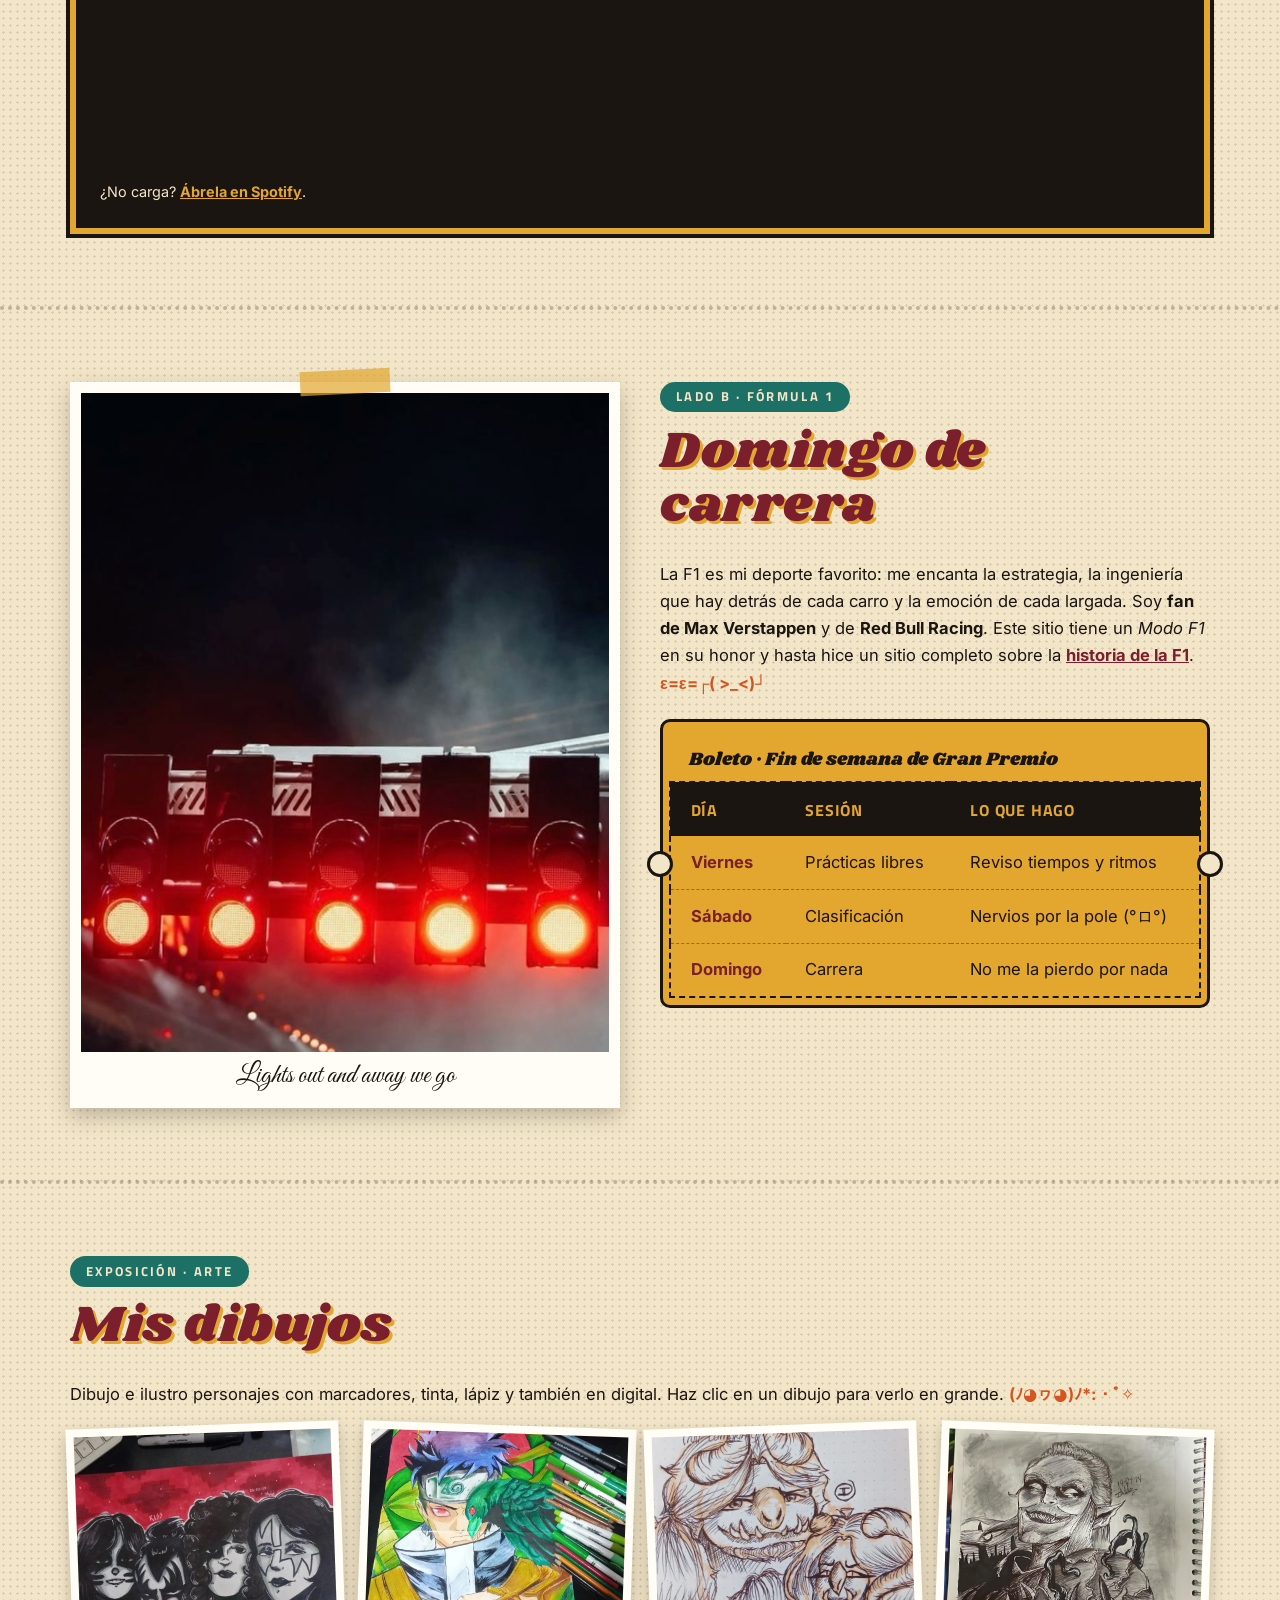
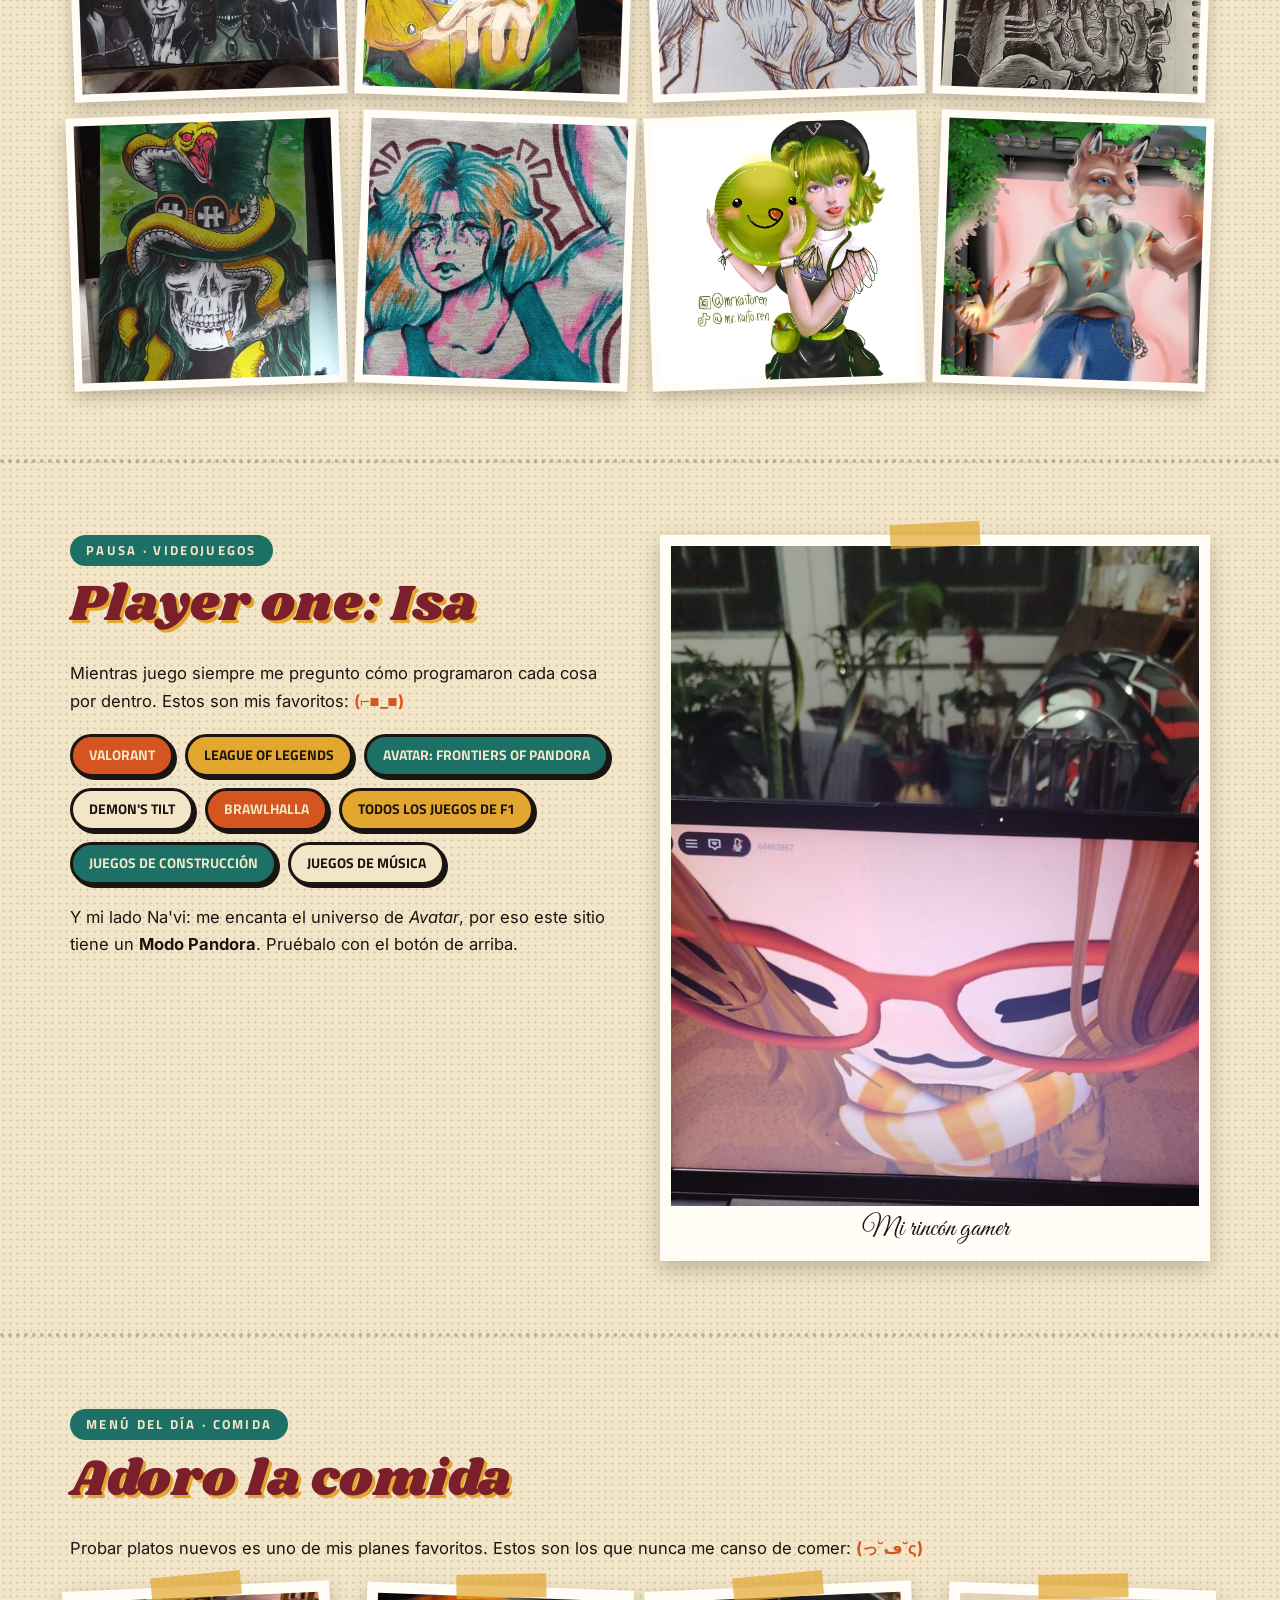
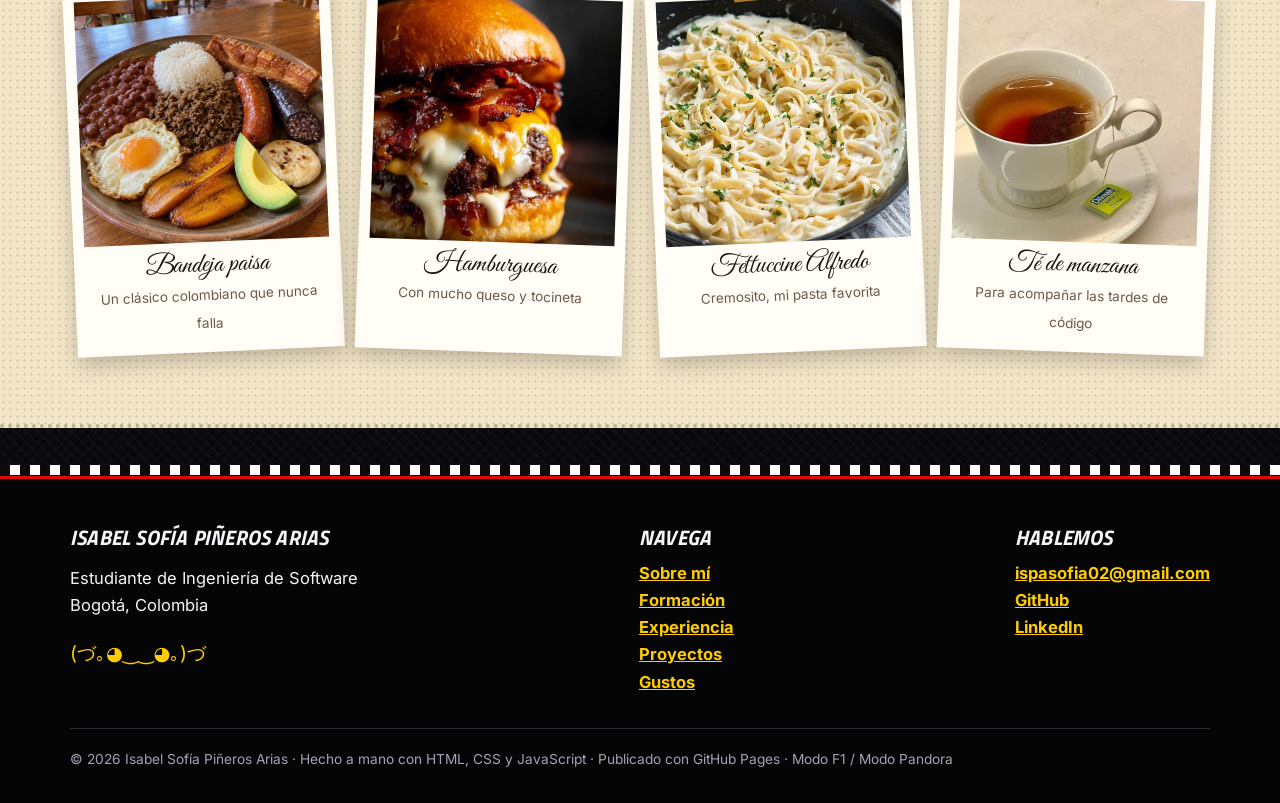
<file: gustos.html>
<!DOCTYPE html>
<html lang="es">
<head>
  <meta charset="UTF-8">
  <meta name="viewport" content="width=device-width, initial-scale=1.0">
  <meta name="description" content="Gustos e intereses de Isabel Sofía Piñeros Arias: F1, música, arte, videojuegos y comida.">
  <meta name="author" content="Isabel Sofía Piñeros Arias">
  <title>Gustos | Isabel Piñeros</title>
  <link rel="icon" href="img/icono-32.png" type="image/png" sizes="32x32">
  <link rel="apple-touch-icon" href="img/icono-180.png">
  <link rel="stylesheet" href="css/fuentes.css">
  <link rel="stylesheet" href="css/estilos.css">
  <script src="js/main.js" defer></script>
</head>
<body class="pagina-gustos">
  <!-- Menú -->
  <header class="encabezado">
    <div class="contenedor">
      <a class="logo" href="index.html">
        <img src="img/favicon.svg" alt="Logo IP">
        <span>Isa<span class="resaltado-amarillo">.</span>dev</span>
      </a>
      <nav aria-label="Menú principal">
        <ul class="menu">
          <li><a href="index.html">Inicio</a></li>
          <li><a href="sobre-mi.html">Sobre mí</a></li>
          <li><a href="formacion.html">Formación</a></li>
          <li><a href="experiencia.html">Experiencia</a></li>
          <li><a href="proyectos.html">Proyectos</a></li>
          <li><a href="gustos.html">Gustos</a></li>
          <li><a href="contacto.html">Contacto</a></li>
        </ul>
      </nav>
      <div class="acciones-nav">
        <button class="boton-tema" id="boton-tema" type="button" aria-label="Cambiar a Modo Pandora">✦ <span class="texto-tema">Modo Pandora</span></button>
        <button class="boton-icono boton-menu" id="boton-menu" type="button" aria-label="Abrir menú" aria-expanded="false">☰</button>
      </div>
    </div>
  </header>

  <main>

    <div class="retro">
    <!-- Portada -->
    <section class="retro-portada">
      <div class="contenedor">
        <p class="retro-sobretitulo">Bogotá presenta · Inspirado en Liverpool, 1960s</p>
        <h1 class="retro-titulo">Mis gustos</h1>
        <p class="retro-subtitulo">F1 · Música · Arte · Videojuegos · Comida</p>
        <p class="retro-intro">Fuera del código también hay mucha Isa. Aquí está todo lo que me hace feliz. Mi color favorito es el
          <strong>negro</strong>, por eso el resto del sitio es oscuro… pero esta página se viste de los años 60. <span class="kaomoji">ヽ(•‿•)ノ</span></p>
      </div>
    </section>

    <!-- Música -->
    <section class="seccion" id="musica">
      <div class="contenedor dos-columnas">
        <div class="aparecer">
          <span class="retro-etiqueta">Lado A · Música</span>
          <h2 class="retro-h2">Mi banda favorita: The Beatles</h2>
          <p>Escucho <strong>todos los géneros</strong>: de The Beatles a Lana Del Rey, de Iron Maiden a lo que salga en el aleatorio.
            Además <strong>toco guitarra y piano</strong> y me encanta <strong>cantar</strong>. <span class="kaomoji">♪(´▽｀)</span></p>
          <div class="vinilo" aria-hidden="true"><div class="vinilo-etiqueta"><span>Isa</span><small>Lado A · 33⅓</small></div></div>
        </div>
        <div class="aparecer">
          <div class="fotos-musica">
            <figure class="polaroid inclinada-izq"><img src="img/gustos/guitarra.jpg" alt="Guitarra eléctrica roja" loading="lazy"><figcaption><strong>Guitarra</strong></figcaption></figure>
            <figure class="polaroid inclinada-der"><img src="img/gustos/piano.jpg" alt="Teclado con audífonos" loading="lazy"><figcaption><strong>Piano</strong></figcaption></figure>
          </div>
        </div>
      </div>
      <div class="contenedor" style="margin-top:2.5rem">
        <div class="retro-marco aparecer">
          <h3 class="retro-h3">Mi playlist</h3>
          <iframe class="spotify-marco" title="Playlist de Spotify de Isa"
            src="https://open.spotify.com/embed/playlist/5FbuiN4n7U6UTzC82oneVl?utm_source=generator&amp;theme=0"
            loading="lazy" allow="autoplay; clipboard-write; encrypted-media; fullscreen; picture-in-picture"></iframe>
          <p class="retro-nota">¿No carga? <a href="https://open.spotify.com/playlist/5FbuiN4n7U6UTzC82oneVl" target="_blank" rel="noopener">Ábrela en Spotify</a>.</p>
        </div>
      </div>
    </section>

    <!-- F1 -->
    <section class="seccion" id="f1">
      <div class="contenedor dos-columnas">
        <figure class="polaroid grande inclinada-izq aparecer"><img src="img/gustos/semaforo.jpg" alt="Semáforo de largada con las cinco luces rojas encendidas" loading="lazy"><figcaption><strong>Lights out and away we go</strong></figcaption></figure>
        <div class="aparecer">
          <span class="retro-etiqueta">Lado B · Fórmula 1</span>
          <h2 class="retro-h2">Domingo de carrera</h2>
          <p>La F1 es mi deporte favorito: me encanta la estrategia, la ingeniería que hay detrás de cada carro y la emoción de cada largada.
            Soy <strong>fan de Max Verstappen</strong> y de <strong>Red Bull Racing</strong>. Este sitio tiene un <em>Modo F1</em> en su honor
            y hasta hice un sitio completo sobre la <a href="proyectos.html?tecnologia=html">historia de la F1</a>. <span class="kaomoji">ε=ε=┌( &gt;_&lt;)┘</span></p>
          <div class="boleto">
            <table>
              <caption>Boleto · Fin de semana de Gran Premio</caption>
              <thead><tr><th>Día</th><th>Sesión</th><th>Lo que hago</th></tr></thead>
              <tbody>
                <tr><th scope="row">Viernes</th><td>Prácticas libres</td><td>Reviso tiempos y ritmos</td></tr>
                <tr><th scope="row">Sábado</th><td>Clasificación</td><td>Nervios por la pole (°ロ°)</td></tr>
                <tr><th scope="row">Domingo</th><td>Carrera</td><td>No me la pierdo por nada</td></tr>
              </tbody>
            </table>
          </div>
        </div>
      </div>
    </section>

    <!-- Arte -->
    <section class="seccion" id="arte">
      <div class="contenedor">
        <span class="retro-etiqueta">Exposición · Arte</span>
        <h2 class="retro-h2">Mis dibujos</h2>
        <p>Dibujo e ilustro personajes con marcadores, tinta, lápiz y también en digital. Haz clic en un dibujo para verlo en grande. <span class="kaomoji">(ﾉ◕ヮ◕)ﾉ*:・ﾟ✧</span></p>
        <div class="galeria aparecer">
          <button type="button" aria-label="Ver en grande: Retrato de la banda KISS con marcadores"><img src="img/galeria/dibujo-1.jpg" alt="Retrato de la banda KISS con marcadores" loading="lazy"></button>
          <button type="button" aria-label="Ver en grande: Personaje de anime con un ave verde, a color"><img src="img/galeria/dibujo-2.jpg" alt="Personaje de anime con un ave verde, a color" loading="lazy"></button>
          <button type="button" aria-label="Ver en grande: Boceto en tinta de dos trolls"><img src="img/galeria/dibujo-3.jpg" alt="Boceto en tinta de dos trolls" loading="lazy"></button>
          <button type="button" aria-label="Ver en grande: Personaje de fantasía en lápiz y tinta"><img src="img/galeria/dibujo-4.jpg" alt="Personaje de fantasía en lápiz y tinta" loading="lazy"></button>
          <button type="button" aria-label="Ver en grande: Calavera con sombrero de copa y serpiente"><img src="img/galeria/dibujo-5.jpg" alt="Calavera con sombrero de copa y serpiente" loading="lazy"></button>
          <button type="button" aria-label="Ver en grande: Chica de cabello turquesa pintada en tela"><img src="img/galeria/dibujo-6.jpg" alt="Chica de cabello turquesa pintada en tela" loading="lazy"></button>
          <button type="button" aria-label="Ver en grande: Ilustración digital: chica con un slime verde"><img src="img/galeria/dibujo-7.jpg" alt="Ilustración digital: chica con un slime verde" loading="lazy"></button>
          <button type="button" aria-label="Ver en grande: Ilustración digital: zorro con poderes de fuego"><img src="img/galeria/dibujo-8.jpg" alt="Ilustración digital: zorro con poderes de fuego" loading="lazy"></button>
        </div>
      </div>
    </section>

    <!-- Videojuegos -->
    <section class="seccion" id="juegos">
      <div class="contenedor dos-columnas">
        <div class="aparecer">
          <span class="retro-etiqueta">Pausa · Videojuegos</span>
          <h2 class="retro-h2">Player one: Isa</h2>
          <p>Mientras juego siempre me pregunto cómo programaron cada cosa por dentro. Estos son mis favoritos: <span class="kaomoji">(⌐■_■)</span></p>
          <ul class="pines"><li class="pin">Valorant</li><li class="pin">League of Legends</li><li class="pin">Avatar: Frontiers of Pandora</li><li class="pin">Demon's Tilt</li><li class="pin">Brawlhalla</li><li class="pin">Todos los juegos de F1</li><li class="pin">Juegos de construcción</li><li class="pin">Juegos de música</li></ul>
          <p>Y mi lado Na'vi: me encanta el universo de <em>Avatar</em>, por eso este sitio tiene un <strong>Modo Pandora</strong>. Pruébalo con el botón de arriba.</p>
        </div>
        <figure class="polaroid grande inclinada-der aparecer"><img src="img/gustos/mi-setup.jpg" alt="Mi portátil con mi personaje de Roblox en pantalla" loading="lazy"><figcaption><strong>Mi rincón gamer</strong></figcaption></figure>
      </div>
    </section>

    <!-- Comida -->
    <section class="seccion" id="comida">
      <div class="contenedor">
        <span class="retro-etiqueta">Menú del día · Comida</span>
        <h2 class="retro-h2">Adoro la comida</h2>
        <p>Probar platos nuevos es uno de mis planes favoritos. Estos son los que nunca me canso de comer: <span class="kaomoji">(っ˘ڡ˘ς)</span></p>
        <div class="polaroids">
          <figure class="polaroid aparecer"><img src="img/comida/bandeja-paisa.jpg" alt="Bandeja paisa" loading="lazy"><figcaption><strong>Bandeja paisa</strong><span>Un clásico colombiano que nunca falla</span></figcaption></figure>
          <figure class="polaroid aparecer"><img src="img/comida/hamburguesa.jpg" alt="Hamburguesa" loading="lazy"><figcaption><strong>Hamburguesa</strong><span>Con mucho queso y tocineta</span></figcaption></figure>
          <figure class="polaroid aparecer"><img src="img/comida/fettuccine.jpg" alt="Fettuccine Alfredo" loading="lazy"><figcaption><strong>Fettuccine Alfredo</strong><span>Cremosito, mi pasta favorita</span></figcaption></figure>
          <figure class="polaroid aparecer"><img src="img/comida/te.jpg" alt="Té de manzana" loading="lazy"><figcaption><strong>Té de manzana</strong><span>Para acompañar las tardes de código</span></figcaption></figure>
        </div>
      </div>
    </section>
    </div>
  </main>

  <!-- Pie de página -->
  <footer class="pie">
    <div class="contenedor">
      <div>
        <h3>Isabel Sofía Piñeros Arias</h3>
        <p>Estudiante de Ingeniería de Software<br>Bogotá, Colombia</p>
        <p class="kaomoji-pie">(づ｡◕‿‿◕｡)づ</p>
      </div>
      <div>
        <h3>Navega</h3>
        <ul>
          <li><a href="sobre-mi.html">Sobre mí</a></li>
          <li><a href="formacion.html">Formación</a></li>
          <li><a href="experiencia.html">Experiencia</a></li>
          <li><a href="proyectos.html">Proyectos</a></li>
          <li><a href="gustos.html">Gustos</a></li>
        </ul>
      </div>
      <div>
        <h3>Hablemos</h3>
        <ul>
          <li><a href="mailto:ispasofia02@gmail.com">ispasofia02@gmail.com</a></li>
          <li><a href="https://github.com/AkaneAmber" target="_blank" rel="noopener">GitHub</a></li>
          <li><a href="https://www.linkedin.com/in/isabel-pi%C3%B1eros-852089251/" target="_blank" rel="noopener">LinkedIn</a></li>
        </ul>
      </div>
      <small>&copy; <span class="anio">2026</span> Isabel Sofía Piñeros Arias · Hecho a mano con HTML, CSS y JavaScript · Publicado con GitHub Pages · Modo F1 / Modo Pandora</small>
    </div>
  </footer>
</body>
</html>
</file>
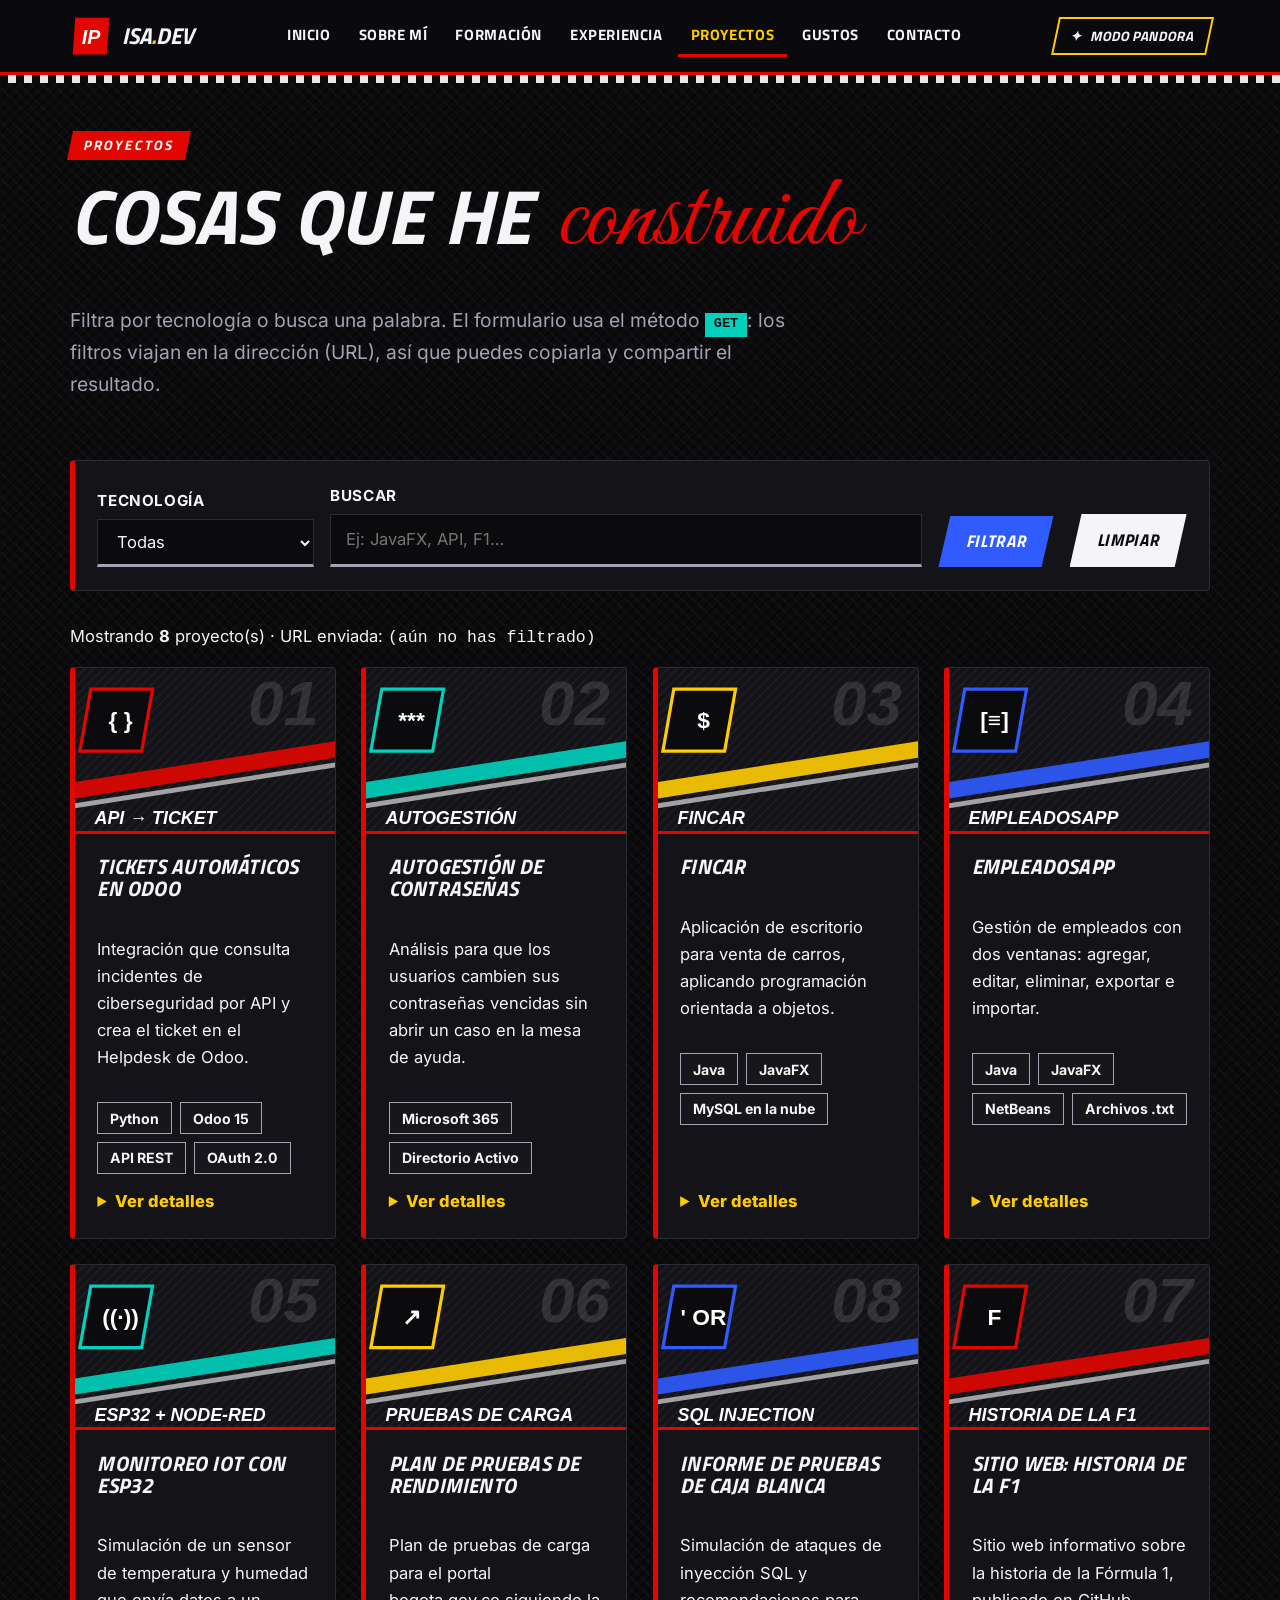
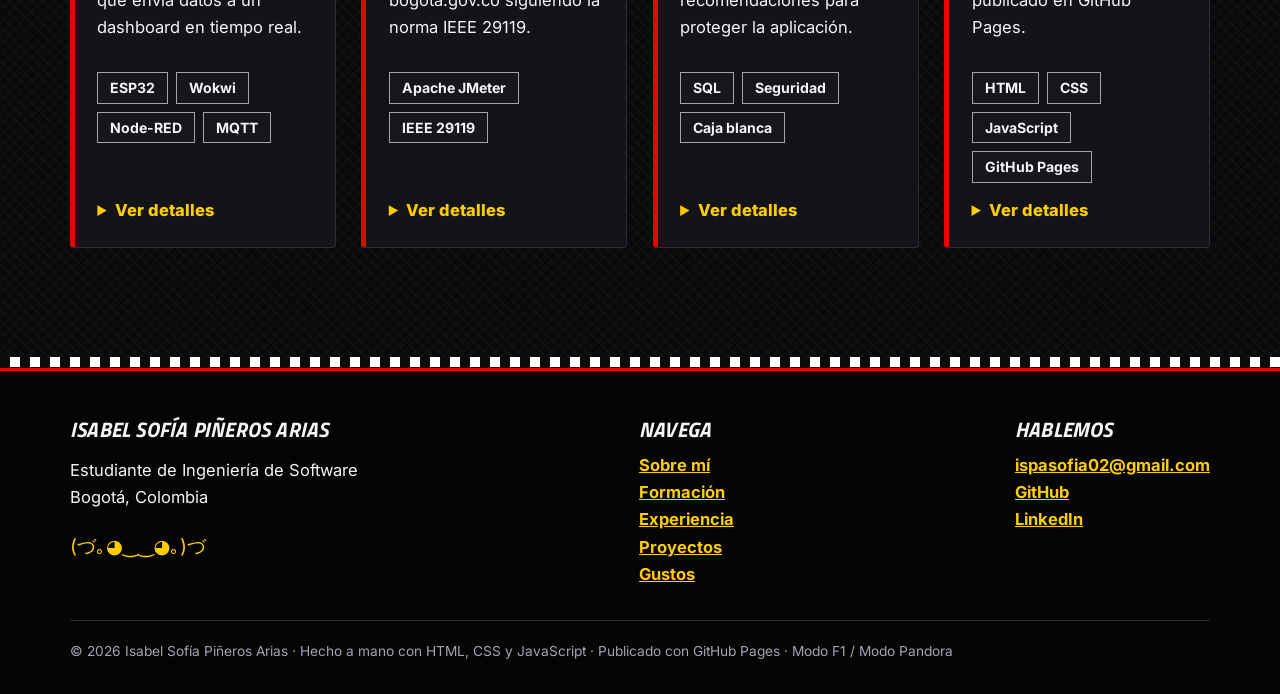
<file: proyectos.html>
<!DOCTYPE html>
<html lang="es">
<head>
  <meta charset="UTF-8">
  <meta name="viewport" content="width=device-width, initial-scale=1.0">
  <meta name="description" content="Proyectos de software de Isabel Sofía Piñeros Arias.">
  <meta name="author" content="Isabel Sofía Piñeros Arias">
  <title>Proyectos | Isabel Piñeros</title>
  <link rel="icon" href="img/icono-32.png" type="image/png" sizes="32x32">
  <link rel="apple-touch-icon" href="img/icono-180.png">
  <link rel="stylesheet" href="css/fuentes.css">
  <link rel="stylesheet" href="css/estilos.css">
  <script src="js/main.js" defer></script>
</head>
<body>
  <!-- Menú -->
  <header class="encabezado">
    <div class="contenedor">
      <a class="logo" href="index.html">
        <img src="img/favicon.svg" alt="Logo IP">
        <span>Isa<span class="resaltado-amarillo">.</span>dev</span>
      </a>
      <nav aria-label="Menú principal">
        <ul class="menu">
          <li><a href="index.html">Inicio</a></li>
          <li><a href="sobre-mi.html">Sobre mí</a></li>
          <li><a href="formacion.html">Formación</a></li>
          <li><a href="experiencia.html">Experiencia</a></li>
          <li><a href="proyectos.html">Proyectos</a></li>
          <li><a href="gustos.html">Gustos</a></li>
          <li><a href="contacto.html">Contacto</a></li>
        </ul>
      </nav>
      <div class="acciones-nav">
        <button class="boton-tema" id="boton-tema" type="button" aria-label="Cambiar a Modo Pandora">✦ <span class="texto-tema">Modo Pandora</span></button>
        <button class="boton-icono boton-menu" id="boton-menu" type="button" aria-label="Abrir menú" aria-expanded="false">☰</button>
      </div>
    </div>
  </header>

  <main>

    <section class="cabecera-pagina">
      <div class="contenedor">
        <span class="etiqueta">Proyectos</span>
        <h1>Cosas que he <span class="caligrafia">construido</span></h1>
        <p class="texto-suave">Filtra por tecnología o busca una palabra. El formulario usa el método <span class="metodo get">GET</span>:
          los filtros viajan en la dirección (URL), así que puedes copiarla y compartir el resultado.</p>
      </div>
    </section>

    <section class="seccion" style="padding-top:1rem">
      <div class="contenedor">
        <!-- Formulario GET -->
        <form class="tarjeta filtros" id="form-filtro" action="proyectos.html" method="get">
          <div class="campo" style="margin:0">
            <label for="tecnologia">Tecnología</label>
            <select id="tecnologia" name="tecnologia">
              <option value="todas">Todas</option>
              <option value="java">Java</option>
              <option value="python">Python</option>
              <option value="sql">SQL</option>
              <option value="html">HTML / CSS / JS</option>
              <option value="pruebas">Pruebas de software</option>
              <option value="iot">Internet de las Cosas</option>
              <option value="trabajo">Proyectos del trabajo</option>
            </select>
          </div>
          <div class="campo" style="margin:0; flex:1; min-width:200px">
            <label for="buscar">Buscar</label>
            <input type="search" id="buscar" name="buscar" placeholder="Ej: JavaFX, API, F1…">
          </div>
          <button class="boton morado" type="submit">Filtrar</button>
          <a class="boton secundario" href="proyectos.html">Limpiar</a>
        </form>

        <p>Mostrando <strong id="contador-proyectos">8</strong> proyecto(s) · URL enviada: <code id="url-get">(aún no has filtrado)</code></p>

        <div class="rejilla">
          <article class="tarjeta proyecto aparecer" data-tecnologias="python odoo api trabajo">
            <figure><img src="img/proyectos/odoo-deepseas.svg" alt="Imagen del proyecto Tickets automáticos en Odoo" loading="lazy"></figure>
            <div class="cuerpo">
              <h3>Tickets automáticos en Odoo</h3>
              <p>Integración que consulta incidentes de ciberseguridad por API y crea el ticket en el Helpdesk de Odoo.</p>
              <ul class="chips"><li class="chip">Python</li><li class="chip">Odoo 15</li><li class="chip">API REST</li><li class="chip">OAuth 2.0</li></ul>
              <details><summary>Ver detalles</summary><p>Proyecto de mejora en ITS InfoCom. Consume la API con OAuth 2.0, recorre la paginación, convierte las prioridades al formato de Odoo y evita tickets duplicados.</p></details>
            </div>
          </article>
          <article class="tarjeta proyecto aparecer" data-tecnologias="microsoft trabajo">
            <figure><img src="img/proyectos/contrasenas.svg" alt="Imagen del proyecto Autogestión de contraseñas" loading="lazy"></figure>
            <div class="cuerpo">
              <h3>Autogestión de contraseñas</h3>
              <p>Análisis para que los usuarios cambien sus contraseñas vencidas sin abrir un caso en la mesa de ayuda.</p>
              <ul class="chips"><li class="chip">Microsoft 365</li><li class="chip">Directorio Activo</li></ul>
              <details><summary>Ver detalles</summary><p>Estudio de alternativas para sincronizar el Directorio Activo con Microsoft 365 y resolver el caso de los equipos que están fuera de la red de la empresa.</p></details>
            </div>
          </article>
          <article class="tarjeta proyecto aparecer" data-tecnologias="java javafx sql">
            <figure><img src="img/proyectos/fincar.svg" alt="Imagen del proyecto FinCar" loading="lazy"></figure>
            <div class="cuerpo">
              <h3>FinCar</h3>
              <p>Aplicación de escritorio para venta de carros, aplicando programación orientada a objetos.</p>
              <ul class="chips"><li class="chip">Java</li><li class="chip">JavaFX</li><li class="chip">MySQL en la nube</li></ul>
              <details><summary>Ver detalles</summary><p>Conecta con una base de datos MySQL alojada en la nube para poder usarse desde cualquier equipo.</p></details>
            </div>
          </article>
          <article class="tarjeta proyecto aparecer" data-tecnologias="java javafx">
            <figure><img src="img/proyectos/empleados.svg" alt="Imagen del proyecto EmpleadosApp" loading="lazy"></figure>
            <div class="cuerpo">
              <h3>EmpleadosApp</h3>
              <p>Gestión de empleados con dos ventanas: agregar, editar, eliminar, exportar e importar.</p>
              <ul class="chips"><li class="chip">Java</li><li class="chip">JavaFX</li><li class="chip">NetBeans</li><li class="chip">Archivos .txt</li></ul>
              <details><summary>Ver detalles</summary><p>Los datos se guardan en un archivo de texto y se pueden exportar e importar.</p></details>
            </div>
          </article>
          <article class="tarjeta proyecto aparecer" data-tecnologias="iot python">
            <figure><img src="img/proyectos/iot.svg" alt="Imagen del proyecto Monitoreo IoT con ESP32" loading="lazy"></figure>
            <div class="cuerpo">
              <h3>Monitoreo IoT con ESP32</h3>
              <p>Simulación de un sensor de temperatura y humedad que envía datos a un dashboard en tiempo real.</p>
              <ul class="chips"><li class="chip">ESP32</li><li class="chip">Wokwi</li><li class="chip">Node-RED</li><li class="chip">MQTT</li></ul>
              <details><summary>Ver detalles</summary><p>El ESP32 publica las lecturas por MQTT / API REST y Node-RED las muestra en un tablero con gráficas.</p></details>
            </div>
          </article>
          <article class="tarjeta proyecto aparecer" data-tecnologias="pruebas">
            <figure><img src="img/proyectos/jmeter.svg" alt="Imagen del proyecto Plan de pruebas de rendimiento" loading="lazy"></figure>
            <div class="cuerpo">
              <h3>Plan de pruebas de rendimiento</h3>
              <p>Plan de pruebas de carga para el portal bogota.gov.co siguiendo la norma IEEE 29119.</p>
              <ul class="chips"><li class="chip">Apache JMeter</li><li class="chip">IEEE 29119</li></ul>
              <details><summary>Ver detalles</summary><p>Definición de escenarios, usuarios concurrentes, métricas (tiempo de respuesta, errores, throughput) y criterios de aceptación.</p></details>
            </div>
          </article>
          <article class="tarjeta proyecto aparecer" data-tecnologias="pruebas sql">
            <figure><img src="img/proyectos/pentest.svg" alt="Imagen del proyecto Informe de pruebas de caja blanca" loading="lazy"></figure>
            <div class="cuerpo">
              <h3>Informe de pruebas de caja blanca</h3>
              <p>Simulación de ataques de inyección SQL y recomendaciones para proteger la aplicación.</p>
              <ul class="chips"><li class="chip">SQL</li><li class="chip">Seguridad</li><li class="chip">Caja blanca</li></ul>
              <details><summary>Ver detalles</summary><p>Identificación de consultas vulnerables y uso de consultas parametrizadas como solución.</p></details>
            </div>
          </article>
          <article class="tarjeta proyecto aparecer" data-tecnologias="html css javascript frontend">
            <figure><img src="img/proyectos/f1.svg" alt="Imagen del proyecto Sitio web: Historia de la F1" loading="lazy"></figure>
            <div class="cuerpo">
              <h3>Sitio web: Historia de la F1</h3>
              <p>Sitio web informativo sobre la historia de la Fórmula 1, publicado en GitHub Pages.</p>
              <ul class="chips"><li class="chip">HTML</li><li class="chip">CSS</li><li class="chip">JavaScript</li><li class="chip">GitHub Pages</li></ul>
              <details><summary>Ver detalles</summary><p>Mi primer sitio completo del curso Introducción a los lenguajes de Internet: varias páginas enlazadas, tablas e imágenes.</p></details>
            </div>
          </article>
        </div>
        <p id="sin-resultados" class="tarjeta sin-resultados oculto">(╥﹏╥) No encontré proyectos con ese filtro. <a href="proyectos.html">Ver todos</a></p>
      </div>
    </section>
  </main>

  <!-- Pie de página -->
  <footer class="pie">
    <div class="contenedor">
      <div>
        <h3>Isabel Sofía Piñeros Arias</h3>
        <p>Estudiante de Ingeniería de Software<br>Bogotá, Colombia</p>
        <p class="kaomoji-pie">(づ｡◕‿‿◕｡)づ</p>
      </div>
      <div>
        <h3>Navega</h3>
        <ul>
          <li><a href="sobre-mi.html">Sobre mí</a></li>
          <li><a href="formacion.html">Formación</a></li>
          <li><a href="experiencia.html">Experiencia</a></li>
          <li><a href="proyectos.html">Proyectos</a></li>
          <li><a href="gustos.html">Gustos</a></li>
        </ul>
      </div>
      <div>
        <h3>Hablemos</h3>
        <ul>
          <li><a href="mailto:ispasofia02@gmail.com">ispasofia02@gmail.com</a></li>
          <li><a href="https://github.com/AkaneAmber" target="_blank" rel="noopener">GitHub</a></li>
          <li><a href="https://www.linkedin.com/in/isabel-pi%C3%B1eros-852089251/" target="_blank" rel="noopener">LinkedIn</a></li>
        </ul>
      </div>
      <small>&copy; <span class="anio">2026</span> Isabel Sofía Piñeros Arias · Hecho a mano con HTML, CSS y JavaScript · Publicado con GitHub Pages · Modo F1 / Modo Pandora</small>
    </div>
  </footer>
</body>
</html>
</file>
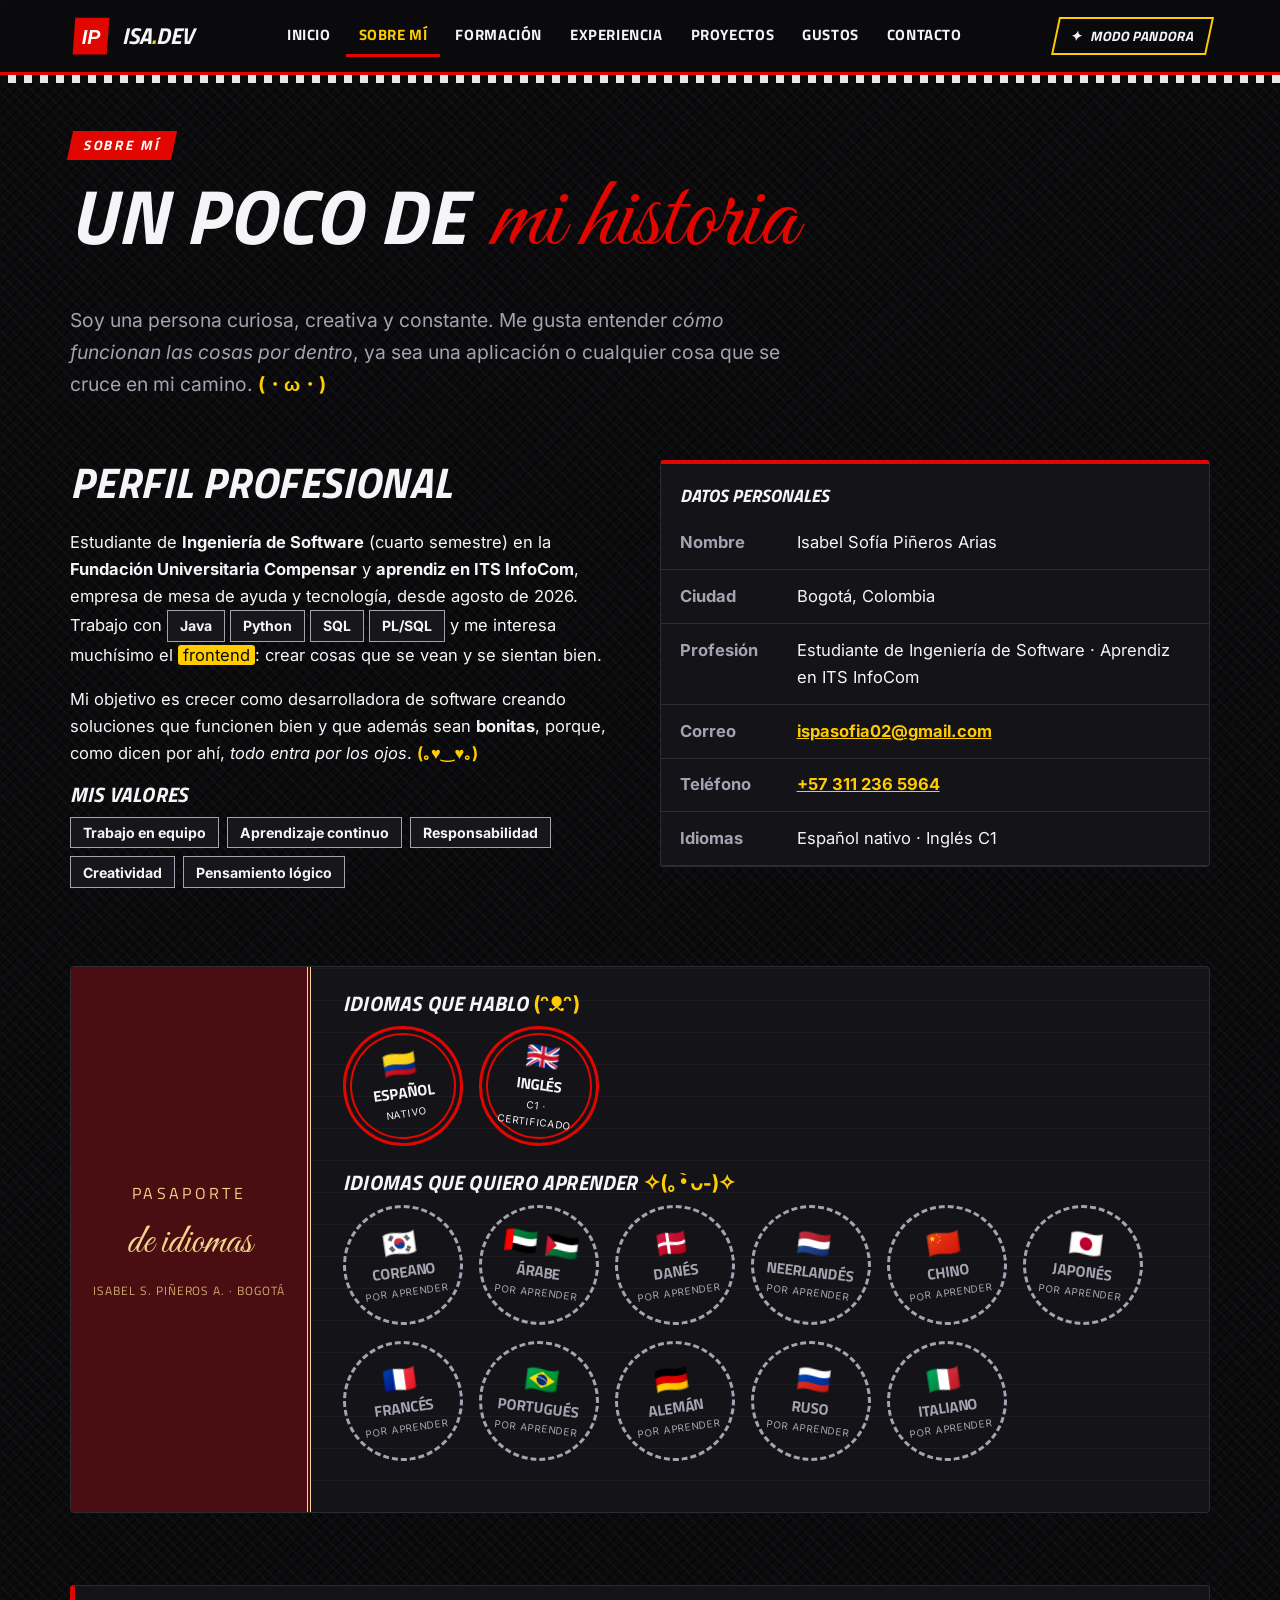
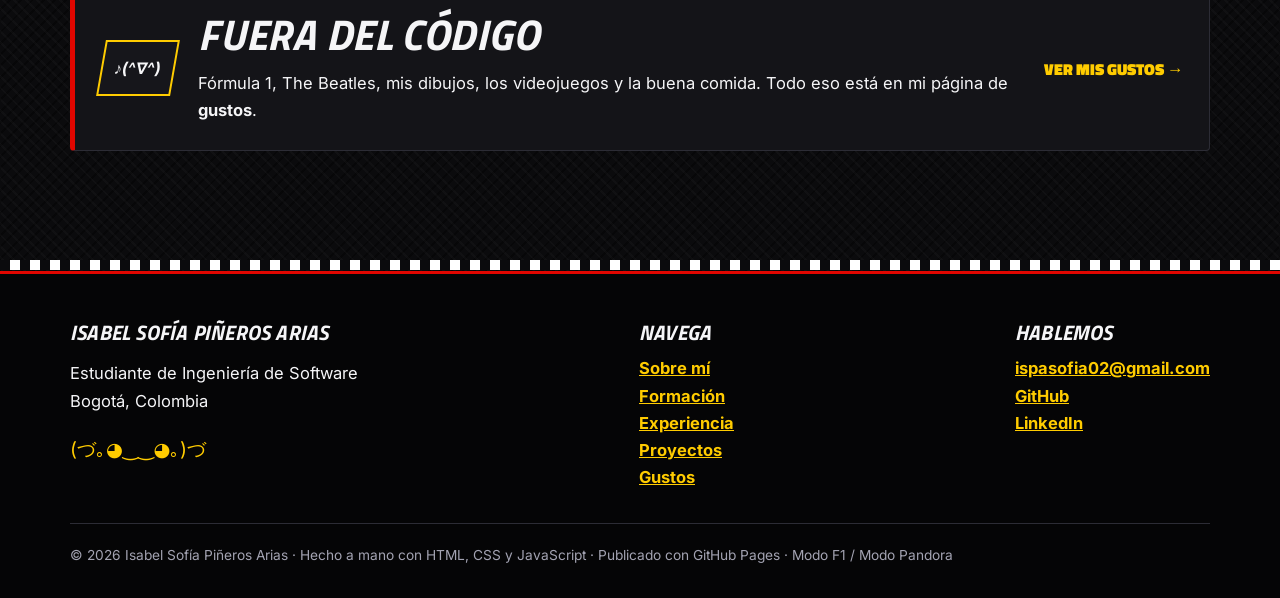
<file: sobre-mi.html>
<!DOCTYPE html>
<html lang="es">
<head>
  <meta charset="UTF-8">
  <meta name="viewport" content="width=device-width, initial-scale=1.0">
  <meta name="description" content="Perfil personal de Isabel Sofía Piñeros Arias: datos, idiomas y objetivos.">
  <meta name="author" content="Isabel Sofía Piñeros Arias">
  <title>Sobre mí | Isabel Piñeros</title>
  <link rel="icon" href="img/icono-32.png" type="image/png" sizes="32x32">
  <link rel="apple-touch-icon" href="img/icono-180.png">
  <link rel="stylesheet" href="css/fuentes.css">
  <link rel="stylesheet" href="css/estilos.css">
  <script src="js/main.js" defer></script>
</head>
<body>
  <!-- Menú -->
  <header class="encabezado">
    <div class="contenedor">
      <a class="logo" href="index.html">
        <img src="img/favicon.svg" alt="Logo IP">
        <span>Isa<span class="resaltado-amarillo">.</span>dev</span>
      </a>
      <nav aria-label="Menú principal">
        <ul class="menu">
          <li><a href="index.html">Inicio</a></li>
          <li><a href="sobre-mi.html">Sobre mí</a></li>
          <li><a href="formacion.html">Formación</a></li>
          <li><a href="experiencia.html">Experiencia</a></li>
          <li><a href="proyectos.html">Proyectos</a></li>
          <li><a href="gustos.html">Gustos</a></li>
          <li><a href="contacto.html">Contacto</a></li>
        </ul>
      </nav>
      <div class="acciones-nav">
        <button class="boton-tema" id="boton-tema" type="button" aria-label="Cambiar a Modo Pandora">✦ <span class="texto-tema">Modo Pandora</span></button>
        <button class="boton-icono boton-menu" id="boton-menu" type="button" aria-label="Abrir menú" aria-expanded="false">☰</button>
      </div>
    </div>
  </header>

  <main>

    <section class="cabecera-pagina">
      <div class="contenedor">
        <span class="etiqueta">Sobre mí</span>
        <h1>Un poco de <span class="caligrafia">mi historia</span></h1>
        <p class="texto-suave">Soy una persona curiosa, creativa y constante. Me gusta entender <em>cómo funcionan las cosas por dentro</em>,
          ya sea una aplicación o cualquier cosa que se cruce en mi camino. <span class="kaomoji">(・ω・)</span></p>
      </div>
    </section>

    <section class="seccion" style="padding-top:1rem">
      <div class="contenedor dos-columnas">
        <div class="aparecer">
          <h2>Perfil profesional</h2>
          <p>Estudiante de <strong>Ingeniería de Software</strong> (cuarto semestre) en la <strong>Fundación Universitaria Compensar</strong>
            y <strong>aprendiz en ITS InfoCom</strong>, empresa de mesa de ayuda y tecnología, desde agosto de 2026. Trabajo con
            <span class="chip">Java</span> <span class="chip">Python</span> <span class="chip">SQL</span> <span class="chip">PL/SQL</span>
            y me interesa muchísimo el <mark>frontend</mark>: crear cosas que se vean y se sientan bien.</p>
          <p>Mi objetivo es crecer como desarrolladora de software creando soluciones que funcionen bien y que además sean
            <strong>bonitas</strong>, porque, como dicen por ahí, <em>todo entra por los ojos</em>. <span class="kaomoji">(｡♥‿♥｡)</span></p>

          <h3>Mis valores</h3>
          <ul class="chips">
            <li class="chip">Trabajo en equipo</li>
            <li class="chip">Aprendizaje continuo</li>
            <li class="chip">Responsabilidad</li>
            <li class="chip">Creatividad</li>
            <li class="chip">Pensamiento lógico</li>
          </ul>
        </div>

        <div class="tabla-envoltura aparecer">
          <table>
            <caption>Datos personales</caption>
            <tbody>
              <tr><th scope="row">Nombre</th><td>Isabel Sofía Piñeros Arias</td></tr>
              <tr><th scope="row">Ciudad</th><td>Bogotá, Colombia</td></tr>
              <tr><th scope="row">Profesión</th><td>Estudiante de Ingeniería de Software · Aprendiz en ITS InfoCom</td></tr>
              <tr><th scope="row">Correo</th><td><a href="mailto:ispasofia02@gmail.com">ispasofia02@gmail.com</a></td></tr>
              <tr><th scope="row">Teléfono</th><td><a href="tel:+573112365964">+57 311 236 5964</a></td></tr>
              <tr><th scope="row">Idiomas</th><td>Español nativo · Inglés C1</td></tr>
            </tbody>
          </table>
        </div>
      </div>
    </section>

    <!-- Pasaporte -->
    <section class="seccion" style="padding-top:0">
      <div class="contenedor">
        <div class="pasaporte aparecer">
          <div class="pasaporte-portada">
            <span>Pasaporte</span>
            <strong>de idiomas</strong>
            <small>Isabel S. Piñeros A. · Bogotá</small>
          </div>
          <div class="pasaporte-hojas">
            <h3>Idiomas que hablo <span class="kaomoji">(ᵔᴥᵔ)</span></h3>
            <ul class="sellos"><li class="sello sello-ok"><span class="bandera">🇨🇴</span><strong>Español</strong><small>Nativo</small></li><li class="sello sello-ok"><span class="bandera">🇬🇧</span><strong>Inglés</strong><small>C1 · Certificado</small></li></ul>
            <h3>Idiomas que quiero aprender <span class="kaomoji">✧(｡•̀ᴗ-)✧</span></h3>
            <ul class="sellos"><li class="sello"><span class="bandera">🇰🇷</span><strong>Coreano</strong><small>Por aprender</small></li><li class="sello"><span class="bandera">🇦🇪 🇵🇸</span><strong>Árabe</strong><small>Por aprender</small></li><li class="sello"><span class="bandera">🇩🇰</span><strong>Danés</strong><small>Por aprender</small></li><li class="sello"><span class="bandera">🇳🇱</span><strong>Neerlandés</strong><small>Por aprender</small></li><li class="sello"><span class="bandera">🇨🇳</span><strong>Chino</strong><small>Por aprender</small></li><li class="sello"><span class="bandera">🇯🇵</span><strong>Japonés</strong><small>Por aprender</small></li><li class="sello"><span class="bandera">🇫🇷</span><strong>Francés</strong><small>Por aprender</small></li><li class="sello"><span class="bandera">🇧🇷</span><strong>Portugués</strong><small>Por aprender</small></li><li class="sello"><span class="bandera">🇩🇪</span><strong>Alemán</strong><small>Por aprender</small></li><li class="sello"><span class="bandera">🇷🇺</span><strong>Ruso</strong><small>Por aprender</small></li><li class="sello"><span class="bandera">🇮🇹</span><strong>Italiano</strong><small>Por aprender</small></li></ul>
          </div>
        </div>
      </div>
    </section>

    <section class="seccion" style="padding-top:0">
      <div class="contenedor">
        <a class="tarjeta aparecer" href="gustos.html" style="display:flex; gap:1.5rem; align-items:center; flex-wrap:wrap">
          <div class="icono" style="margin:0">♪(^∇^)</div>
          <div style="flex:1; min-width:220px">
            <h2 style="margin-bottom:.3em">Fuera del código</h2>
            <p style="margin:0">Fórmula 1, The Beatles, mis dibujos, los videojuegos y la buena comida. Todo eso está en mi página de <strong>gustos</strong>.</p>
          </div>
          <span class="ver-mas">Ver mis gustos →</span>
        </a>
      </div>
    </section>
  </main>

  <!-- Pie de página -->
  <footer class="pie">
    <div class="contenedor">
      <div>
        <h3>Isabel Sofía Piñeros Arias</h3>
        <p>Estudiante de Ingeniería de Software<br>Bogotá, Colombia</p>
        <p class="kaomoji-pie">(づ｡◕‿‿◕｡)づ</p>
      </div>
      <div>
        <h3>Navega</h3>
        <ul>
          <li><a href="sobre-mi.html">Sobre mí</a></li>
          <li><a href="formacion.html">Formación</a></li>
          <li><a href="experiencia.html">Experiencia</a></li>
          <li><a href="proyectos.html">Proyectos</a></li>
          <li><a href="gustos.html">Gustos</a></li>
        </ul>
      </div>
      <div>
        <h3>Hablemos</h3>
        <ul>
          <li><a href="mailto:ispasofia02@gmail.com">ispasofia02@gmail.com</a></li>
          <li><a href="https://github.com/AkaneAmber" target="_blank" rel="noopener">GitHub</a></li>
          <li><a href="https://www.linkedin.com/in/isabel-pi%C3%B1eros-852089251/" target="_blank" rel="noopener">LinkedIn</a></li>
        </ul>
      </div>
      <small>&copy; <span class="anio">2026</span> Isabel Sofía Piñeros Arias · Hecho a mano con HTML, CSS y JavaScript · Publicado con GitHub Pages · Modo F1 / Modo Pandora</small>
    </div>
  </footer>
</body>
</html>
</file>
<file: css/fuentes.css>
/* Fuentes del sitio */
@font-face { font-family: "Titillium Web"; src: url("../fonts/titillium-web-latin-400-normal.woff2") format("woff2"); font-weight: 400; font-style: normal; font-display: swap; }
@font-face { font-family: "Titillium Web"; src: url("../fonts/titillium-web-latin-700-normal.woff2") format("woff2"); font-weight: 700; font-style: normal; font-display: swap; }
@font-face { font-family: "Titillium Web"; src: url("../fonts/titillium-web-latin-900-normal.woff2") format("woff2"); font-weight: 800 900; font-style: normal; font-display: swap; }
@font-face { font-family: "Titillium Web"; src: url("../fonts/titillium-web-latin-700-italic.woff2") format("woff2"); font-weight: 700 900; font-style: italic; font-display: swap; }
@font-face { font-family: "Inter"; src: url("../fonts/inter-latin-400-normal.woff2") format("woff2"); font-weight: 400; font-style: normal; font-display: swap; }
@font-face { font-family: "Inter"; src: url("../fonts/inter-latin-400-italic.woff2") format("woff2"); font-weight: 400; font-style: italic; font-display: swap; }
@font-face { font-family: "Inter"; src: url("../fonts/inter-latin-600-normal.woff2") format("woff2"); font-weight: 600; font-style: normal; font-display: swap; }
@font-face { font-family: "Inter"; src: url("../fonts/inter-latin-700-normal.woff2") format("woff2"); font-weight: 700; font-style: normal; font-display: swap; }
@font-face { font-family: "Inter"; src: url("../fonts/inter-latin-800-normal.woff2") format("woff2"); font-weight: 800; font-style: normal; font-display: swap; }
@font-face { font-family: "Great Vibes"; src: url("../fonts/great-vibes-latin-400-normal.woff2") format("woff2"); font-weight: 400; font-display: swap; }
@font-face { font-family: "Shrikhand"; src: url("../fonts/shrikhand-latin-400-normal.woff2") format("woff2"); font-weight: 400; font-display: swap; }
@font-face { font-family: "Monoton"; src: url("../fonts/monoton-latin-400-normal.woff2") format("woff2"); font-weight: 400; font-display: swap; }
</file>
<file: css/estilos.css>
/* Estilos - Hoja de vida de Isabel Piñeros */

/* Variables: Modo F1 */
:root {
  --fondo: #0b0b0d;
  --fondo-alt: #16161b;
  --tarjeta: #141418;
  --tinta: #f5f5f7;
  --tinta-suave: #a3a3b2;
  --linea: #2c2c35;

  --acento: #e10600;
  --acento-2: #ffcc00;
  --acento-3: #2f5bff;
  --acento-4: #00d2be;

  --brillo: none;
  --sombra: 6px 6px 0 var(--acento);
  --radio: 4px;
  --corte: polygon(0 0, calc(100% - 18px) 0, 100% 18px, 100% 100%, 18px 100%, 0 calc(100% - 18px));
  --fuente-titulos: "Titillium Web", "Arial Narrow", "Liberation Sans Narrow", sans-serif;
  --fuente-caligrafia: "Great Vibes", "Brush Script MT", cursive;
  --fuente-texto: "Inter", "Segoe UI", "Liberation Sans", system-ui, sans-serif;
  --ancho-max: 1140px;
}

/* Variables: Modo Pandora */
body.pandora {
  --fondo: #04050d;
  --fondo-alt: #0b1028;
  --tarjeta: rgba(12, 18, 44, .78);
  --tinta: #eafcff;
  --tinta-suave: #9fb6d6;
  --linea: #1d2a5a;

  --acento: #3ef0ff;
  --acento-2: #c86bff;
  --acento-3: #ff5fd2;
  --acento-4: #6dffb0;

  --brillo: 0 0 18px rgba(62, 240, 255, .45);
  --sombra: 0 0 0 1px rgba(62, 240, 255, .35), 0 0 26px rgba(62, 240, 255, .25);
  --radio: 26px;
  --corte: none;
}

/* Reset y base */
*, *::before, *::after { box-sizing: border-box; }
html { scroll-behavior: smooth; }

body {
  margin: 0;
  font-family: var(--fuente-texto);
  font-size: 1.03rem;
  line-height: 1.65;
  color: var(--tinta);
  background-color: var(--fondo);
  background-image:
    repeating-linear-gradient(45deg, rgba(255,255,255,.025) 0 2px, transparent 2px 8px),
    repeating-linear-gradient(-45deg, rgba(0,0,0,.35) 0 2px, transparent 2px 8px);
  transition: background-color .5s, color .5s;
  overflow-x: hidden;
}
body.pandora {
  background-image:
    radial-gradient(ellipse at 15% 10%, rgba(200,107,255,.18), transparent 45%),
    radial-gradient(ellipse at 85% 30%, rgba(62,240,255,.14), transparent 45%),
    radial-gradient(ellipse at 50% 100%, rgba(109,255,176,.10), transparent 50%);
  background-attachment: fixed;
}

img { max-width: 100%; display: block; }
a { color: var(--acento-2); font-weight: 700; }
body.pandora a { color: var(--acento); }

h1, h2, h3, h4 {
  font-family: var(--fuente-titulos);
  line-height: 1.05;
  margin: 0 0 .55em;
  text-transform: uppercase;
  font-style: italic;
  letter-spacing: .01em;
}
body.pandora h1, body.pandora h2, body.pandora h3 { font-style: normal; text-shadow: var(--brillo); }
h1 { font-size: clamp(2.6rem, 6vw, 5rem); font-weight: 900; }
h2 { font-size: clamp(1.8rem, 3.6vw, 2.7rem); font-weight: 800; }
h3 { font-size: 1.3rem; font-weight: 700; }

mark {
  background: var(--acento-2);
  color: #0b0b0d;
  padding: 0 .3em;
  border-radius: 3px;
}
body.pandora mark { background: transparent; color: var(--acento-4); text-shadow: 0 0 10px var(--acento-4); }

/* Contenedores y utilidades */
.contenedor { width: min(100% - 2.5rem, var(--ancho-max)); margin-inline: auto; }
.seccion { padding: 4.5rem 0; position: relative; z-index: 1; }
main { position: relative; z-index: 1; }

.etiqueta {
  display: inline-block;
  font-family: var(--fuente-titulos);
  font-weight: 700;
  font-size: .85rem;
  letter-spacing: .14em;
  text-transform: uppercase;
  background: var(--acento);
  color: #fff;
  padding: .25em 1em;
  margin-bottom: 1rem;
  transform: skewX(-12deg);
}
body.pandora .etiqueta { background: transparent; color: var(--acento); border: 1px solid var(--acento); border-radius: 999px; transform: none; box-shadow: var(--brillo); }

.texto-suave { color: var(--tinta-suave); }
.oculto { display: none !important; }

.resaltado-coral { color: var(--acento); }
.resaltado-morado { color: var(--acento-3); }
.resaltado-menta { color: var(--acento-4); }
.resaltado-amarillo { color: var(--acento-2); }

/* Partículas bioluminiscentes */
.particulas { position: fixed; inset: 0; pointer-events: none; z-index: 0; display: none; }
body.pandora .particulas { display: block; }
.particula {
  position: absolute;
  bottom: -20px;
  width: 6px; height: 6px;
  border-radius: 50%;
  background: var(--acento);
  box-shadow: 0 0 10px var(--acento), 0 0 22px var(--acento);
  opacity: 0;
  animation: subir linear infinite;
}
.particula:nth-child(3n) { background: var(--acento-2); box-shadow: 0 0 10px var(--acento-2), 0 0 22px var(--acento-2); }
.particula:nth-child(4n) { background: var(--acento-4); box-shadow: 0 0 10px var(--acento-4); }
@keyframes subir {
  0% { transform: translate(0, 0); opacity: 0; }
  15% { opacity: .9; }
  100% { transform: translate(40px, -105vh); opacity: 0; }
}

/* Selva */
.selva {
  display: none;
  position: fixed;
  left: 0; right: 0; bottom: 0;
  height: 160px;
  pointer-events: none;
  z-index: 0;
  opacity: .55;
  background: url("../img/selva.svg") repeat-x bottom / auto 160px;
}
body.pandora .selva { display: block; }

/* Semáforo de largada */
.largada {
  position: fixed; inset: 0;
  z-index: 200;
  display: grid;
  place-items: center;
  background: #050506;
  transition: opacity .6s;
}
.largada.salir { opacity: 0; pointer-events: none; }
.largada .luces { display: flex; gap: 1.2rem; padding: 1.4rem 1.8rem; background: #151519; border-radius: 14px; border: 3px solid #2a2a30; }
.largada .luz { width: 54px; height: 54px; border-radius: 50%; background: #2a0000; border: 3px solid #000; transition: background .1s, box-shadow .1s; }
.largada .luz.on { background: #ff1801; box-shadow: 0 0 25px #ff1801, 0 0 60px rgba(255,24,1,.6); }
.largada p { font-family: var(--fuente-titulos); font-size: 1.5rem; font-style: italic; text-transform: uppercase; color: #fff; text-align: center; margin-top: 1.4rem; letter-spacing: .1em; }
.largada button { margin-top: 1rem; background: none; border: 1px solid #555; color: #aaa; padding: .3rem 1rem; cursor: pointer; font: inherit; }

/* Encabezado y navegación */
.encabezado {
  position: sticky;
  top: 0;
  z-index: 50;
  background: color-mix(in srgb, var(--fondo) 85%, transparent);
  backdrop-filter: blur(10px);
  border-bottom: 3px solid var(--acento);
}
body.pandora .encabezado { border-bottom: 1px solid rgba(62,240,255,.35); box-shadow: 0 4px 30px rgba(62,240,255,.12); }
/* Franja a cuadros */
.encabezado::after {
  content: "";
  position: absolute; left: 0; right: 0; bottom: -11px;
  height: 8px;
  background: repeating-conic-gradient(#fff 0 25%, #0b0b0d 0 50%) 0 0 / 16px 16px;
  opacity: .9;
}
body.pandora .encabezado::after { display: none; }

.encabezado .contenedor { display: flex; align-items: center; justify-content: space-between; gap: 1rem; min-height: 72px; }

.logo { display: flex; align-items: center; gap: .6rem; font-family: var(--fuente-titulos); font-weight: 900; font-style: italic; font-size: 1.45rem; text-decoration: none; color: var(--tinta); text-transform: uppercase; }
body.pandora .logo { color: var(--tinta); font-style: normal; text-shadow: var(--brillo); }
.logo img { width: 42px; height: 42px; }

.menu { display: flex; align-items: center; gap: .15rem; list-style: none; margin: 0; padding: 0; }
.menu a {
  display: block;
  padding: .45rem .8rem;
  text-decoration: none;
  color: var(--tinta);
  font-family: var(--fuente-titulos);
  font-weight: 700;
  text-transform: uppercase;
  font-size: .95rem;
  letter-spacing: .04em;
  border-bottom: 3px solid transparent;
  transition: border-color .2s, color .2s, text-shadow .2s;
}
.menu a:hover { border-color: var(--acento-2); }
.menu a.activo { border-color: var(--acento); color: var(--acento-2); }
body.pandora .menu a:hover, body.pandora .menu a.activo { border-color: transparent; color: var(--acento); text-shadow: 0 0 12px var(--acento); }

.acciones-nav { display: flex; gap: .5rem; align-items: center; }

.boton-tema {
  display: inline-flex; align-items: center; gap: .45rem;
  font-family: var(--fuente-titulos); font-weight: 700; text-transform: uppercase; font-size: .85rem;
  padding: .45rem .9rem;
  border: 2px solid var(--acento-2);
  background: transparent;
  color: var(--tinta);
  cursor: pointer;
  transform: skewX(-12deg);
  transition: background .2s;
}
.boton-tema:hover { background: rgba(255,204,0,.12); }
body.pandora .boton-tema { transform: none; border-radius: 999px; border-color: var(--acento); box-shadow: var(--brillo); }

.boton-icono {
  width: 44px; height: 44px; display: none; place-items: center;
  border: 2px solid var(--tinta-suave); background: var(--tarjeta); color: var(--tinta);
  font-size: 1.15rem; cursor: pointer;
}

/* Botones */
.boton {
  display: inline-flex; align-items: center; gap: .5rem;
  font-family: var(--fuente-titulos); font-weight: 800; text-transform: uppercase; font-style: italic;
  font-size: 1.05rem; letter-spacing: .04em;
  padding: .8rem 1.7rem;
  border: none;
  background: var(--acento);
  color: #fff;
  text-decoration: none;
  cursor: pointer;
  clip-path: polygon(12px 0, 100% 0, calc(100% - 12px) 100%, 0 100%);
  transition: transform .15s, background .2s, filter .2s;
}
.boton:hover { transform: translateX(6px); filter: brightness(1.15); }
.boton.secundario { background: var(--tinta); color: #0b0b0d; }
.boton.morado { background: var(--acento-3); }
body.pandora .boton { clip-path: none; border-radius: 999px; font-style: normal; background: transparent; color: var(--acento); border: 1.5px solid var(--acento); box-shadow: var(--brillo), inset 0 0 14px rgba(62,240,255,.2); }
body.pandora .boton:hover { transform: translateY(-3px); background: rgba(62,240,255,.12); }
body.pandora .boton.secundario { color: var(--acento-2); border-color: var(--acento-2); box-shadow: 0 0 16px rgba(200,107,255,.4); }
body.pandora .boton.morado { color: var(--acento-3); border-color: var(--acento-3); box-shadow: 0 0 16px rgba(255,95,210,.4); }

/* Portada */
.hero { padding: 4rem 0 3rem; }
.hero .contenedor { display: grid; grid-template-columns: 1.2fr 1fr; align-items: center; gap: 3rem; }
.hero p.lead { font-size: 1.3rem; color: var(--tinta-suave); }
.numero-piloto {
  font-family: var(--fuente-titulos); font-weight: 900; font-style: italic;
  font-size: 1rem; color: var(--acento-2); letter-spacing: .2em; text-transform: uppercase;
}
body.pandora .numero-piloto { color: var(--acento-4); font-style: normal; text-shadow: 0 0 10px var(--acento-4); }

.saludo-mano { display: inline-block; animation: saludar 2.2s ease-in-out infinite; transform-origin: 70% 80%; font-style: normal; }
@keyframes saludar { 0%, 60%, 100% { transform: rotate(0); } 10%, 30% { transform: rotate(16deg); } 20%, 40% { transform: rotate(-8deg); } }

.escribiendo { border-right: 3px solid var(--acento); padding-right: 4px; animation: cursor .8s step-end infinite; }
@keyframes cursor { 50% { border-color: transparent; } }

.grupo-botones { display: flex; flex-wrap: wrap; gap: 1rem; margin-top: 2rem; }

/* Foto */
.marco-foto { position: relative; max-width: 420px; margin-inline: auto; }
.marco-foto .foto {
  position: relative;
  aspect-ratio: 4 / 5;
  overflow: hidden;
  border: 4px solid var(--acento);
  clip-path: var(--corte);
  background: var(--fondo-alt);
}
.marco-foto .foto img { width: 100%; height: 100%; object-fit: cover; }
.marco-foto::before {
  content: "";
  position: absolute; inset: -16px -16px 16px 16px;
  background: repeating-conic-gradient(#f5f5f7 0 25%, transparent 0 50%) 0 0 / 30px 30px;
  opacity: .14;
  z-index: -1;
}
body.pandora .marco-foto .foto { clip-path: none; border-radius: 48% 52% 46% 54% / 40% 40% 60% 60%; border: 2px solid var(--acento); box-shadow: 0 0 30px rgba(62,240,255,.55), 0 0 80px rgba(200,107,255,.35); animation: respirar 5s ease-in-out infinite; }
body.pandora .marco-foto::before { background: radial-gradient(circle, rgba(62,240,255,.35), transparent 65%); opacity: 1; inset: -40px; }
@keyframes respirar { 50% { box-shadow: 0 0 45px rgba(62,240,255,.8), 0 0 110px rgba(200,107,255,.5); } }

.burbuja {
  position: absolute;
  background: var(--tarjeta);
  border: 2px solid var(--acento-2);
  padding: .35rem .8rem;
  font-family: var(--fuente-titulos); font-weight: 700; font-size: .95rem; text-transform: uppercase;
  white-space: nowrap;
  z-index: 2;
  animation: flotar 4s ease-in-out infinite;
}
.burbuja.b1 { top: 8%; left: -14%; }
.burbuja.b2 { bottom: 16%; right: -12%; animation-delay: -1.3s; }
.burbuja.b3 { bottom: -3%; left: 2%; animation-delay: -2.6s; }
body.pandora .burbuja { border-color: var(--acento); border-radius: 999px; box-shadow: var(--brillo); }
@keyframes flotar { 50% { transform: translateY(-10px); } }

/* Tarjetas */
.rejilla { display: grid; grid-template-columns: repeat(auto-fit, minmax(240px, 1fr)); gap: 1.6rem; }

.tarjeta {
  position: relative;
  background: var(--tarjeta);
  border: 1px solid var(--linea);
  border-left: 5px solid var(--acento);
  border-radius: var(--radio);
  padding: 1.6rem;
  transition: transform .2s, box-shadow .2s, border-color .2s;
}
.tarjeta:hover { transform: translate(-4px, -4px); box-shadow: var(--sombra); }
body.pandora .tarjeta { border: 1px solid rgba(62,240,255,.25); backdrop-filter: blur(6px); }
body.pandora .tarjeta:hover { transform: translateY(-6px); border-color: var(--acento); }

.tarjeta .icono, .icono {
  min-width: 56px; height: 56px; padding: 0 .7rem; display: inline-grid; place-items: center;
  font-size: 1rem; font-weight: 700; white-space: nowrap; margin-bottom: 1rem;
  background: var(--fondo-alt);
  border: 2px solid var(--acento-2);
  transform: skewX(-10deg);
}
body.pandora .tarjeta .icono { transform: none; border-radius: 999px; border-color: var(--acento); box-shadow: var(--brillo); }

a.tarjeta { display: block; text-decoration: none; color: inherit; font-weight: 400; }
a.tarjeta .ver-mas { font-family: var(--fuente-titulos); font-weight: 800; text-transform: uppercase; color: var(--acento-2); }
body.pandora a.tarjeta .ver-mas { color: var(--acento); }
.tarjeta .numero-fondo {
  position: absolute; right: 1rem; top: .2rem;
  font-family: var(--fuente-titulos); font-weight: 900; font-style: italic; font-size: 3.4rem;
  color: var(--tinta); opacity: .07; pointer-events: none;
}

/* Banda a cuadros con tecnologías */
.banda {
  position: relative; overflow: hidden;
  background: var(--acento);
  color: #fff;
  padding: .85rem 0;
  font-family: var(--fuente-titulos); font-weight: 800; font-style: italic; text-transform: uppercase;
  font-size: 1.35rem;
  transform: rotate(-1.5deg);
  margin: 1rem -1rem;
  z-index: 1;
}
body.pandora .banda { background: transparent; color: var(--acento); border-block: 1px solid rgba(62,240,255,.4); transform: none; font-style: normal; text-shadow: var(--brillo); box-shadow: inset 0 0 40px rgba(62,240,255,.12); }
.banda-pista { display: flex; gap: 2.5rem; width: max-content; animation: deslizar 26s linear infinite; }
.banda-pista span::after { content: ""; display: inline-block; width: 18px; height: 18px; margin-left: 2.5rem; vertical-align: middle; background: repeating-conic-gradient(#fff 0 25%, #0b0b0d 0 50%) 0 0 / 9px 9px; }
body.pandora .banda-pista span::after { content: "✦"; width: auto; height: auto; background: none; color: var(--acento-2); }
@keyframes deslizar { to { transform: translateX(-50%); } }

/* Encabezado de páginas interiores */
.cabecera-pagina { padding: 3.5rem 0 1.5rem; position: relative; z-index: 1; }
.cabecera-pagina p { font-size: 1.2rem; max-width: 62ch; }

/* Dos columnas */
.dos-columnas { display: grid; grid-template-columns: 1fr 1fr; gap: 2.5rem; align-items: start; }

/* Tablas */
.tabla-envoltura { overflow-x: auto; background: var(--tarjeta); border: 1px solid var(--linea); border-top: 4px solid var(--acento); border-radius: var(--radio); }
body.pandora .tabla-envoltura { border: 1px solid rgba(62,240,255,.3); box-shadow: var(--sombra); }
table { width: 100%; border-collapse: collapse; min-width: 520px; }
caption { caption-side: top; text-align: left; font-family: var(--fuente-titulos); font-weight: 800; font-style: italic; text-transform: uppercase; font-size: 1.15rem; padding: 1rem 1.2rem .4rem; }
th, td { padding: .8rem 1.2rem; text-align: left; vertical-align: top; }
thead th { background: var(--fondo-alt); color: var(--acento-2); font-family: var(--fuente-titulos); font-weight: 700; text-transform: uppercase; letter-spacing: .05em; border-bottom: 2px solid var(--acento); }
body.pandora thead th { color: var(--acento); border-bottom-color: rgba(62,240,255,.4); }
tbody tr { border-bottom: 1px solid var(--linea); }
tbody tr:hover { background: rgba(255,204,0,.07); }
body.pandora tbody tr:hover { background: rgba(62,240,255,.07); }
tbody th { color: var(--tinta-suave); font-weight: 700; }
tfoot td { font-size: .9rem; color: var(--tinta-suave); border-top: 2px dashed var(--linea); }

/* Posiciones */
.posicion { display: inline-grid; place-items: center; width: 2.2rem; height: 2.2rem; font-family: var(--fuente-titulos); font-weight: 900; font-style: italic; background: var(--tinta); color: #0b0b0d; }
tr:nth-child(1) .posicion { background: var(--acento-2); }
tr:nth-child(2) .posicion { background: #c9cbd3; }
tr:nth-child(3) .posicion { background: #cd7f32; }
body.pandora .posicion { background: transparent !important; color: var(--acento); border: 1px solid var(--acento); border-radius: 50%; font-style: normal; box-shadow: var(--brillo); }

/* Telemetría */
.telemetria { display: grid; grid-template-columns: repeat(auto-fit, minmax(150px, 1fr)); gap: 1.2rem; }
.medidor { text-align: center; padding: 1.2rem .8rem; }
.medidor .dial {
  --valor: 0;
  width: 120px; height: 120px; margin: 0 auto .8rem;
  border-radius: 50%;
  display: grid; place-items: center;
  background:
    radial-gradient(closest-side, var(--tarjeta) 78%, transparent 79% 100%),
    conic-gradient(from -135deg, var(--acento) calc(var(--valor) * 0.75%), var(--linea) 0 75%, transparent 0);
  transition: --valor 1.4s;
}
.medidor .dial span { font-family: var(--fuente-titulos); font-weight: 900; font-style: italic; font-size: 1.8rem; }
.medidor .dial small { display: block; font-size: .7rem; color: var(--tinta-suave); margin-top: -.4rem; font-style: normal; letter-spacing: .1em; }
body.pandora .medidor .dial { box-shadow: 0 0 22px rgba(62,240,255,.25); }
.medidor h3 { font-size: 1rem; margin: 0; }
@property --valor { syntax: "<number>"; inherits: false; initial-value: 0; }

/* Barras */
.barra { height: 12px; background: var(--linea); overflow: hidden; transform: skewX(-20deg); }
.barra span { display: block; height: 100%; width: 0; background: linear-gradient(90deg, var(--acento-3), var(--acento)); transition: width 1.2s cubic-bezier(.2, .8, .2, 1); }
body.pandora .barra { transform: none; border-radius: 999px; }
body.pandora .barra span { background: linear-gradient(90deg, var(--acento-2), var(--acento)); box-shadow: 0 0 12px var(--acento); }

/* Línea de tiempo */
.linea-tiempo { position: relative; margin: 0; padding: 0 0 0 2.2rem; list-style: none; }
.linea-tiempo::before {
  content: ""; position: absolute; left: 10px; top: 6px; bottom: 6px; width: 6px;
  background: repeating-linear-gradient(180deg, var(--acento) 0 14px, #f5f5f7 14px 28px);
}
body.pandora .linea-tiempo::before { width: 2px; left: 12px; background: linear-gradient(var(--acento), var(--acento-2)); box-shadow: 0 0 12px var(--acento); }
.linea-tiempo li { position: relative; margin-bottom: 2rem; }
.linea-tiempo li::before {
  content: ""; position: absolute; left: -2.2rem; top: 3px;
  width: 24px; height: 24px;
  background: var(--acento-2); border: 3px solid var(--fondo); border-radius: 50%;
}
body.pandora .linea-tiempo li::before { background: var(--fondo); border: 2px solid var(--acento); box-shadow: 0 0 14px var(--acento); }
.linea-tiempo .fecha { display: inline-block; font-family: var(--fuente-titulos); font-weight: 800; font-size: .85rem; background: var(--acento); color: #fff; padding: 0 .6rem; transform: skewX(-12deg); }
body.pandora .linea-tiempo .fecha { transform: none; background: transparent; color: var(--acento-4); border: 1px solid var(--acento-4); border-radius: 999px; }

/* Chips */
.chips { display: flex; flex-wrap: wrap; gap: .5rem; padding: 0; margin: .4rem 0; list-style: none; }
.chip { display: inline-block; padding: .2rem .75rem; border: 1px solid var(--tinta-suave); font-size: .88rem; font-weight: 700; background: var(--fondo-alt); }
body.pandora .chip { border-radius: 999px; border-color: rgba(62,240,255,.4); }

/* Proyectos */
.proyecto { display: flex; flex-direction: column; padding: 0; overflow: hidden; }
.proyecto figure { margin: 0; border-bottom: 3px solid var(--acento); }
body.pandora .proyecto figure { border-bottom: 1px solid rgba(62,240,255,.3); }
.proyecto figure img { width: 100%; aspect-ratio: 16 / 10; object-fit: cover; }
.proyecto .cuerpo { padding: 1.4rem; display: flex; flex-direction: column; gap: .5rem; flex: 1; }
.proyecto details { margin-top: auto; }
.proyecto summary { cursor: pointer; font-weight: 800; color: var(--acento-2); }
body.pandora .proyecto summary { color: var(--acento); }

.filtros { display: flex; flex-wrap: wrap; gap: 1rem; align-items: end; margin-bottom: 2rem; padding: 1.4rem; }
.sin-resultados { text-align: center; padding: 2rem; font-size: 1.15rem; }

/* Galería de dibujos */
.galeria { display: grid; grid-template-columns: repeat(auto-fill, minmax(160px, 1fr)); gap: 1rem; }
.galeria button { padding: 0; border: 2px solid var(--linea); background: var(--fondo-alt); cursor: zoom-in; overflow: hidden; aspect-ratio: 1; transition: transform .2s, border-color .2s, box-shadow .2s; }
.galeria button:hover { transform: scale(1.03) rotate(-1deg); border-color: var(--acento-2); }
body.pandora .galeria button { border-radius: 18px; border-color: rgba(62,240,255,.3); }
body.pandora .galeria button:hover { border-color: var(--acento); box-shadow: var(--brillo); }
.galeria img { width: 100%; height: 100%; object-fit: cover; }

.visor { position: fixed; inset: 0; z-index: 300; background: rgba(0,0,0,.88); display: grid; place-items: center; padding: 2rem; }
.visor img { max-height: 85vh; width: auto; border: 3px solid var(--acento); }
.visor button { position: absolute; top: 1rem; right: 1.2rem; font-size: 2rem; background: none; border: none; color: #fff; cursor: pointer; }

/* Spotify */
.spotify-marco { border: 0; width: 100%; height: 380px; border-radius: 12px; }
.espacio-pendiente { display: grid; place-items: center; text-align: center; min-height: 220px; border: 2px dashed var(--tinta-suave); padding: 1.5rem; color: var(--tinta-suave); }

/* Formularios */
form .campo { display: flex; flex-direction: column; gap: .35rem; margin-bottom: 1.1rem; }
label { font-weight: 700; font-size: .95rem; text-transform: uppercase; letter-spacing: .04em; }
input, select, textarea {
  font: inherit; color: var(--tinta);
  background: var(--fondo);
  border: 1px solid var(--linea); border-bottom: 3px solid var(--tinta-suave);
  padding: .7rem .9rem;
  transition: border-color .15s, box-shadow .15s;
}
input:focus, select:focus, textarea:focus { outline: none; border-bottom-color: var(--acento); }
body.pandora input, body.pandora select, body.pandora textarea { border-radius: 14px; border: 1px solid rgba(62,240,255,.3); }
body.pandora input:focus, body.pandora select:focus, body.pandora textarea:focus { box-shadow: var(--brillo); border-color: var(--acento); }
textarea { min-height: 130px; resize: vertical; }
.campo-linea { display: flex; gap: .6rem; align-items: center; text-transform: none; }

.respuesta-servidor {
  margin-top: 1rem; padding: 1rem;
  border: 1px dashed var(--acento-4);
  background: #050507;
  color: #c8ffe8;
  font-family: "Consolas", "Courier New", monospace; font-size: .86rem;
  white-space: pre-wrap; word-break: break-word;
}
.estado-ok { color: var(--acento-4); font-weight: 800; }
.estado-error { color: #ff5a5a; font-weight: 800; }

.metodo { display: inline-block; font-family: "Consolas", monospace; font-weight: 800; font-size: .85rem; padding: .05rem .55rem; color: #0b0b0d; font-style: normal; text-transform: none; }
.metodo.get { background: #00d2be; }
.metodo.post { background: #ffcc00; }
.metodo.put { background: #9db0ff; }

/* Cita */
blockquote {
  margin: 0; padding: 1.6rem 2rem;
  font-family: var(--fuente-titulos); font-weight: 700; font-style: italic; font-size: 1.5rem;
  background: var(--acento); color: #fff;
  clip-path: var(--corte);
}
blockquote cite { display: block; margin-top: .6rem; font-size: 1rem; opacity: .85; }
body.pandora blockquote { background: var(--tarjeta); color: var(--tinta); border: 1px solid var(--acento-2); border-radius: var(--radio); box-shadow: 0 0 30px rgba(200,107,255,.35); font-style: normal; }

/* Pie de página */
.pie { position: relative; z-index: 1; margin-top: 3rem; background: #050506; padding: 3rem 0 2rem; border-top: 3px solid var(--acento); }
.pie::before { content: ""; position: absolute; left: 0; right: 0; top: -14px; height: 10px; background: repeating-conic-gradient(#fff 0 25%, #0b0b0d 0 50%) 0 0 / 20px 20px; }
body.pandora .pie { background: rgba(4,5,13,.9); border-top: 1px solid rgba(62,240,255,.35); }
body.pandora .pie::before { display: none; }
.pie .contenedor { display: flex; flex-wrap: wrap; justify-content: space-between; gap: 2rem; }
.pie a { color: var(--acento-2); }
body.pandora .pie a { color: var(--acento); }
.pie ul { list-style: none; padding: 0; margin: 0; }
.pie small { display: block; width: 100%; color: var(--tinta-suave); border-top: 1px solid var(--linea); padding-top: 1.2rem; }

/* Aparición al hacer scroll */
.aparecer { opacity: 0; transform: translateY(30px); transition: opacity .7s, transform .7s; }
.aparecer.visible { opacity: 1; transform: none; }

/* Diseño adaptable */
@media (max-width: 980px) {
  .hero .contenedor, .dos-columnas { grid-template-columns: 1fr; }
  .marco-foto { max-width: 320px; margin-top: 1.5rem; }
  .burbuja.b1 { left: -6%; }
  .burbuja.b2 { right: -6%; }
  .boton-menu { display: grid; }
  .boton-tema .texto-tema { display: none; }
  .menu {
    display: none; position: absolute; top: 72px; left: 0; right: 0;
    flex-direction: column; align-items: stretch;
    background: var(--fondo); border-bottom: 3px solid var(--acento); padding: 1rem 1.25rem;
  }
  .menu.abierto { display: flex; }
}

@media (prefers-reduced-motion: reduce) {
  *, *::before, *::after { animation: none !important; transition: none !important; }
  .aparecer { opacity: 1; transform: none; }
}

/* Letra de caligrafía y kaomojis */
.caligrafia {
  font-family: var(--fuente-caligrafia);
  text-transform: none;
  font-style: normal;
  font-weight: 400;
  font-size: 1.35em;
  letter-spacing: 0;
  color: var(--acento);
  line-height: .8;
  padding: 0 .08em;
}
body.pandora .caligrafia { color: var(--acento); text-shadow: 0 0 14px var(--acento), 0 0 34px rgba(62,240,255,.5); }
.kaomoji { white-space: nowrap; color: var(--acento-2); font-weight: 700; font-style: normal; }
body.pandora .kaomoji { color: var(--acento-4); }
.kaomoji-pie { color: var(--acento-2); font-size: 1.2rem; }

/* Pasaporte de idiomas */
.pasaporte { display: grid; grid-template-columns: 240px 1fr; background: var(--tarjeta); border: 1px solid var(--linea); border-radius: var(--radio); overflow: hidden; }
.pasaporte-portada {
  display: flex; flex-direction: column; justify-content: center; align-items: center; gap: .2rem; text-align: center;
  padding: 2rem 1rem; background: #4a0d12; color: #f3d48a;
  border-right: 4px double #f3d48a;
  font-family: var(--fuente-titulos); text-transform: uppercase; letter-spacing: .2em;
}
.pasaporte-portada strong { font-family: var(--fuente-caligrafia); text-transform: none; letter-spacing: 0; font-size: 2.6rem; font-weight: 400; }
.pasaporte-portada small { letter-spacing: .08em; font-size: .75rem; opacity: .8; }
body.pandora .pasaporte-portada { background: #0b1550; color: var(--acento); border-right-color: var(--acento); }
.pasaporte-hojas { padding: 1.6rem 2rem; background-image: repeating-linear-gradient(0deg, transparent 0 31px, rgba(255,255,255,.04) 31px 32px); }
.sellos { display: flex; flex-wrap: wrap; gap: 1rem; list-style: none; padding: 0; margin: 0 0 1.6rem; }
.sello {
  width: 120px; height: 120px; border-radius: 50%;
  display: flex; flex-direction: column; align-items: center; justify-content: center; text-align: center;
  border: 3px dashed var(--tinta-suave); color: var(--tinta-suave);
  transform: rotate(-8deg); transition: transform .2s, color .2s, border-color .2s;
}
.sello:nth-child(even) { transform: rotate(7deg); }
.sello:hover { transform: rotate(0) scale(1.08); color: var(--tinta); border-color: var(--acento-2); }
.sello .bandera { font-size: 1.7rem; line-height: 1.1; }
.sello strong { font-family: var(--fuente-titulos); text-transform: uppercase; font-size: .95rem; }
.sello small { font-size: .62rem; padding: 0 .6rem; text-transform: uppercase; letter-spacing: .08em; }
.sello-ok { border: 3px solid var(--acento); color: var(--tinta); box-shadow: inset 0 0 0 4px var(--tarjeta), inset 0 0 0 6px var(--acento); }
body.pandora .sello-ok { box-shadow: inset 0 0 0 4px var(--fondo), inset 0 0 0 6px var(--acento), var(--brillo); }

/* Página Gustos */
.retro {
  --crema: #f3e6c8; --mostaza: #e3a72f; --naranja: #d4551f; --verde: #1d7066; --vino: #7a1f2b; --negro: #1b1512;
  position: relative; z-index: 1;
  background-color: var(--crema);
  background-image: radial-gradient(rgba(27,21,18,.12) 1px, transparent 1.2px);
  background-size: 7px 7px;
  color: var(--negro);
  font-family: var(--fuente-texto);
}
.retro a { color: var(--vino); }
.retro .kaomoji { color: var(--naranja); }
.retro-portada {
  position: relative; overflow: hidden; text-align: center; color: var(--crema);
  padding: 5rem 0 4rem;
  background: repeating-conic-gradient(from 0deg at 50% 110%, var(--naranja) 0 7deg, var(--mostaza) 7deg 14deg);
  border-bottom: 10px solid var(--negro);
}
.retro-portada .contenedor { position: relative; background: var(--negro); padding: 2.5rem 2rem; max-width: 820px; border: 6px solid var(--crema); outline: 6px solid var(--negro); }
.retro-sobretitulo { font-family: var(--fuente-titulos); text-transform: uppercase; letter-spacing: .3em; font-size: .85rem; color: var(--mostaza); margin: 0 0 .6rem; }
.retro-titulo {
  font-family: "Shrikhand", "Cooper Black", Georgia, serif; font-style: normal; text-transform: none; font-weight: 400;
  font-size: clamp(3rem, 9vw, 6.5rem); line-height: 1; margin: 0;
  color: var(--crema); text-shadow: 4px 4px 0 var(--naranja), 8px 8px 0 var(--verde);
}
.retro-subtitulo { font-family: "Monoton", var(--fuente-titulos); font-size: clamp(1rem, 2.4vw, 1.6rem); color: var(--mostaza); letter-spacing: .08em; margin: 1rem 0; }
.retro-intro { max-width: 60ch; margin: 0 auto; color: var(--crema); }
.retro-intro strong { color: var(--mostaza); }
.retro-etiqueta {
  display: inline-block; background: var(--verde); color: var(--crema);
  font-family: var(--fuente-titulos); font-weight: 700; text-transform: uppercase; letter-spacing: .18em; font-size: .8rem;
  padding: .3rem 1rem; border-radius: 999px; margin-bottom: .8rem;
}
.retro-h2, .retro-h3 {
  font-family: "Shrikhand", "Cooper Black", Georgia, serif; font-style: normal; text-transform: none; font-weight: 400;
  color: var(--vino); text-shadow: 3px 3px 0 var(--mostaza);
}
.retro-h2 { font-size: clamp(2rem, 4.4vw, 3.2rem); }
body.pandora .retro-h2, body.pandora .retro-h3 { text-shadow: 3px 3px 0 var(--mostaza); }
.retro .seccion { border-bottom: 4px dotted rgba(27,21,18,.25); }

/* Vinilo */
.vinilo {
  width: min(300px, 80vw); aspect-ratio: 1; margin: 2rem auto 0; border-radius: 50%;
  background: repeating-radial-gradient(circle, #111 0 2px, #2a2a2a 2px 4px);
  display: grid; place-items: center;
  box-shadow: 0 10px 0 rgba(27,21,18,.25);
  animation: girar 6s linear infinite;
}
.vinilo-etiqueta {
  width: 38%; aspect-ratio: 1; border-radius: 50%;
  background: var(--naranja); color: var(--crema); border: 4px solid var(--mostaza);
  display: flex; flex-direction: column; align-items: center; justify-content: center;
}
.vinilo-etiqueta span { font-family: var(--fuente-caligrafia); font-size: 2rem; line-height: 1; }
.vinilo-etiqueta small { font-size: .6rem; text-transform: uppercase; letter-spacing: .1em; }
@keyframes girar { to { transform: rotate(360deg); } }

/* Polaroids */
.polaroid { margin: 0; background: #fffdf6; padding: .7rem .7rem 0; box-shadow: 0 8px 20px rgba(27,21,18,.25); position: relative; transition: transform .2s; }
.polaroid::before { content: ""; position: absolute; top: -12px; left: 50%; width: 90px; height: 24px; transform: translateX(-50%) rotate(-3deg); background: rgba(227,167,47,.7); }
.polaroid img { width: 100%; aspect-ratio: 1; object-fit: cover; }
.polaroid figcaption { padding: .6rem .2rem 1rem; text-align: center; color: var(--negro); }
.polaroid figcaption strong { display: block; font-family: var(--fuente-caligrafia); font-weight: 400; font-size: 1.7rem; line-height: 1.1; }
.polaroid figcaption span { font-size: .85rem; color: #6b5a4b; }
.polaroid:hover { transform: rotate(0) scale(1.03) !important; z-index: 2; }
.inclinada-izq { transform: rotate(-3deg); }
.inclinada-der { transform: rotate(3deg); }
.polaroid.grande img { aspect-ratio: 4 / 5; }
.fotos-musica { display: grid; grid-template-columns: 1fr 1fr; gap: 1.5rem; }
.polaroids { display: grid; grid-template-columns: repeat(auto-fit, minmax(200px, 1fr)); gap: 2rem 1.5rem; margin-top: 1.5rem; }
.polaroids .polaroid:nth-child(odd) { transform: rotate(-2.5deg); }
.polaroids .polaroid:nth-child(even) { transform: rotate(2deg); }
.polaroids .polaroid.aparecer:not(.visible) { opacity: 0; }

/* Reproductor */
.retro-marco { background: var(--negro); padding: 1.5rem; border: 6px solid var(--mostaza); outline: 4px solid var(--negro); }
.retro-marco .retro-h3 { color: var(--crema); text-shadow: 3px 3px 0 var(--naranja); margin-bottom: .8rem; }
.retro-nota { color: var(--crema); font-size: .9rem; margin: .6rem 0 0; }
.retro-nota a { color: var(--mostaza); }

/* Boleto */
.boleto { margin-top: 1.4rem; background: var(--mostaza); border: 3px solid var(--negro); border-radius: 10px; padding: .4rem; position: relative; }
.boleto::before, .boleto::after { content: ""; position: absolute; top: 50%; width: 26px; height: 26px; border-radius: 50%; background: var(--crema); border: 3px solid var(--negro); transform: translateY(-50%); }
.boleto::before { left: -16px; } .boleto::after { right: -16px; }
.boleto table { min-width: 0; border: 2px dashed var(--negro); }
.boleto caption { color: var(--negro); font-family: "Shrikhand", Georgia, serif; font-style: normal; text-transform: none; font-weight: 400; }
.boleto thead th { background: var(--negro); color: var(--mostaza); border-bottom: none; }
.boleto tbody tr { border-bottom: 1px dashed rgba(27,21,18,.4); }
.boleto tbody th { color: var(--vino); }
.boleto tbody tr:hover { background: rgba(255,255,255,.25); }

/* Pines */
.pines { display: flex; flex-wrap: wrap; gap: .7rem; list-style: none; padding: 0; margin: 1.2rem 0; }
.pin {
  padding: .45rem 1rem; border-radius: 999px; border: 3px solid var(--negro);
  font-family: var(--fuente-titulos); font-weight: 700; text-transform: uppercase; font-size: .85rem;
  background: var(--crema); box-shadow: 3px 3px 0 var(--negro);
}
.pin:nth-child(4n+1) { background: var(--naranja); color: var(--crema); }
.pin:nth-child(4n+2) { background: var(--mostaza); }
.pin:nth-child(4n+3) { background: var(--verde); color: var(--crema); }

/* Galería retro */
.retro .galeria button { background: #fffdf6; border: none; padding: .5rem; box-shadow: 0 6px 16px rgba(27,21,18,.25); border-radius: 0; }
.retro .galeria button:nth-child(odd) { transform: rotate(-2deg); }
.retro .galeria button:nth-child(even) { transform: rotate(2deg); }
.retro .galeria button:hover { transform: rotate(0) scale(1.05); box-shadow: 0 10px 24px rgba(27,21,18,.35); border: none; }
.galeria { grid-template-columns: repeat(auto-fill, minmax(220px, 1fr)) !important; }

/* Sin selva en Gustos */
body.pagina-gustos .selva { display: none !important; }

@media (max-width: 760px) {
  .pasaporte { grid-template-columns: 1fr; }
  .pasaporte-portada { border-right: none; border-bottom: 4px double #f3d48a; }
  .fotos-musica { grid-template-columns: 1fr 1fr; gap: .8rem; }
}
</file>
